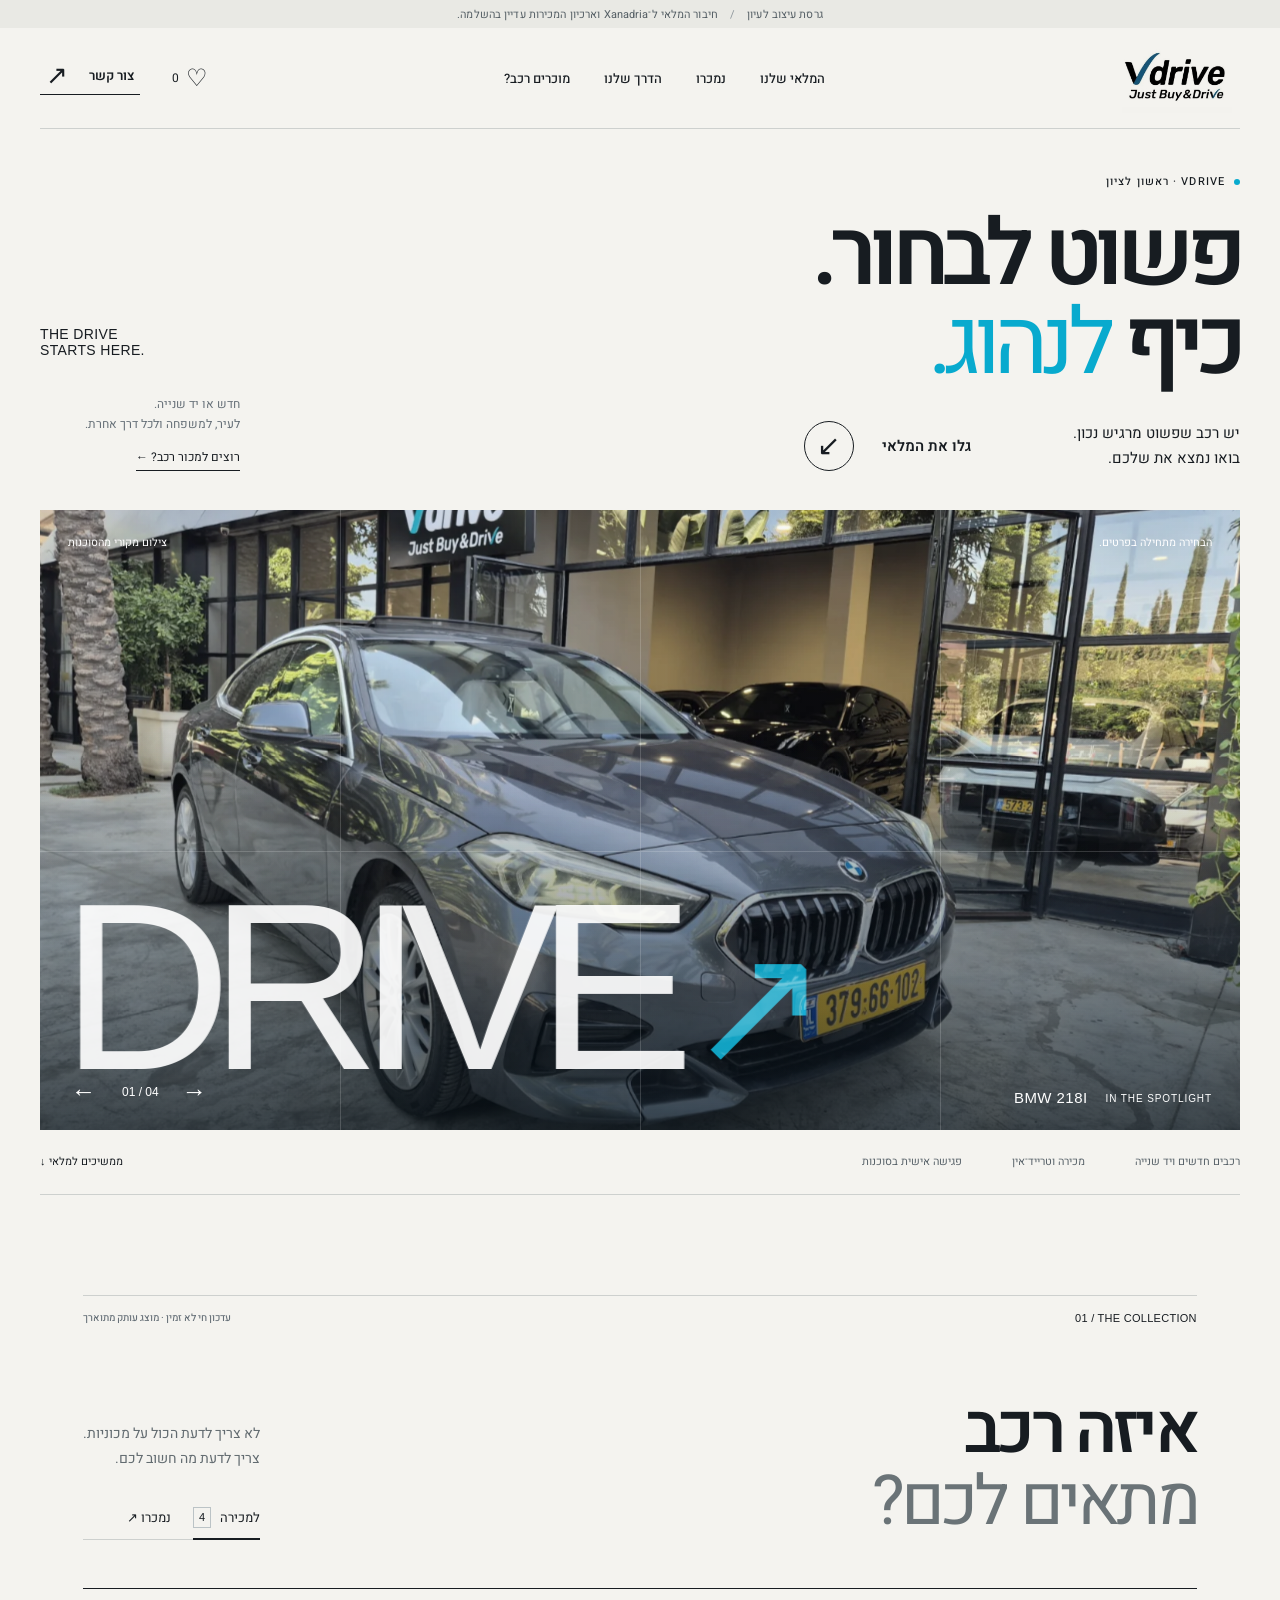
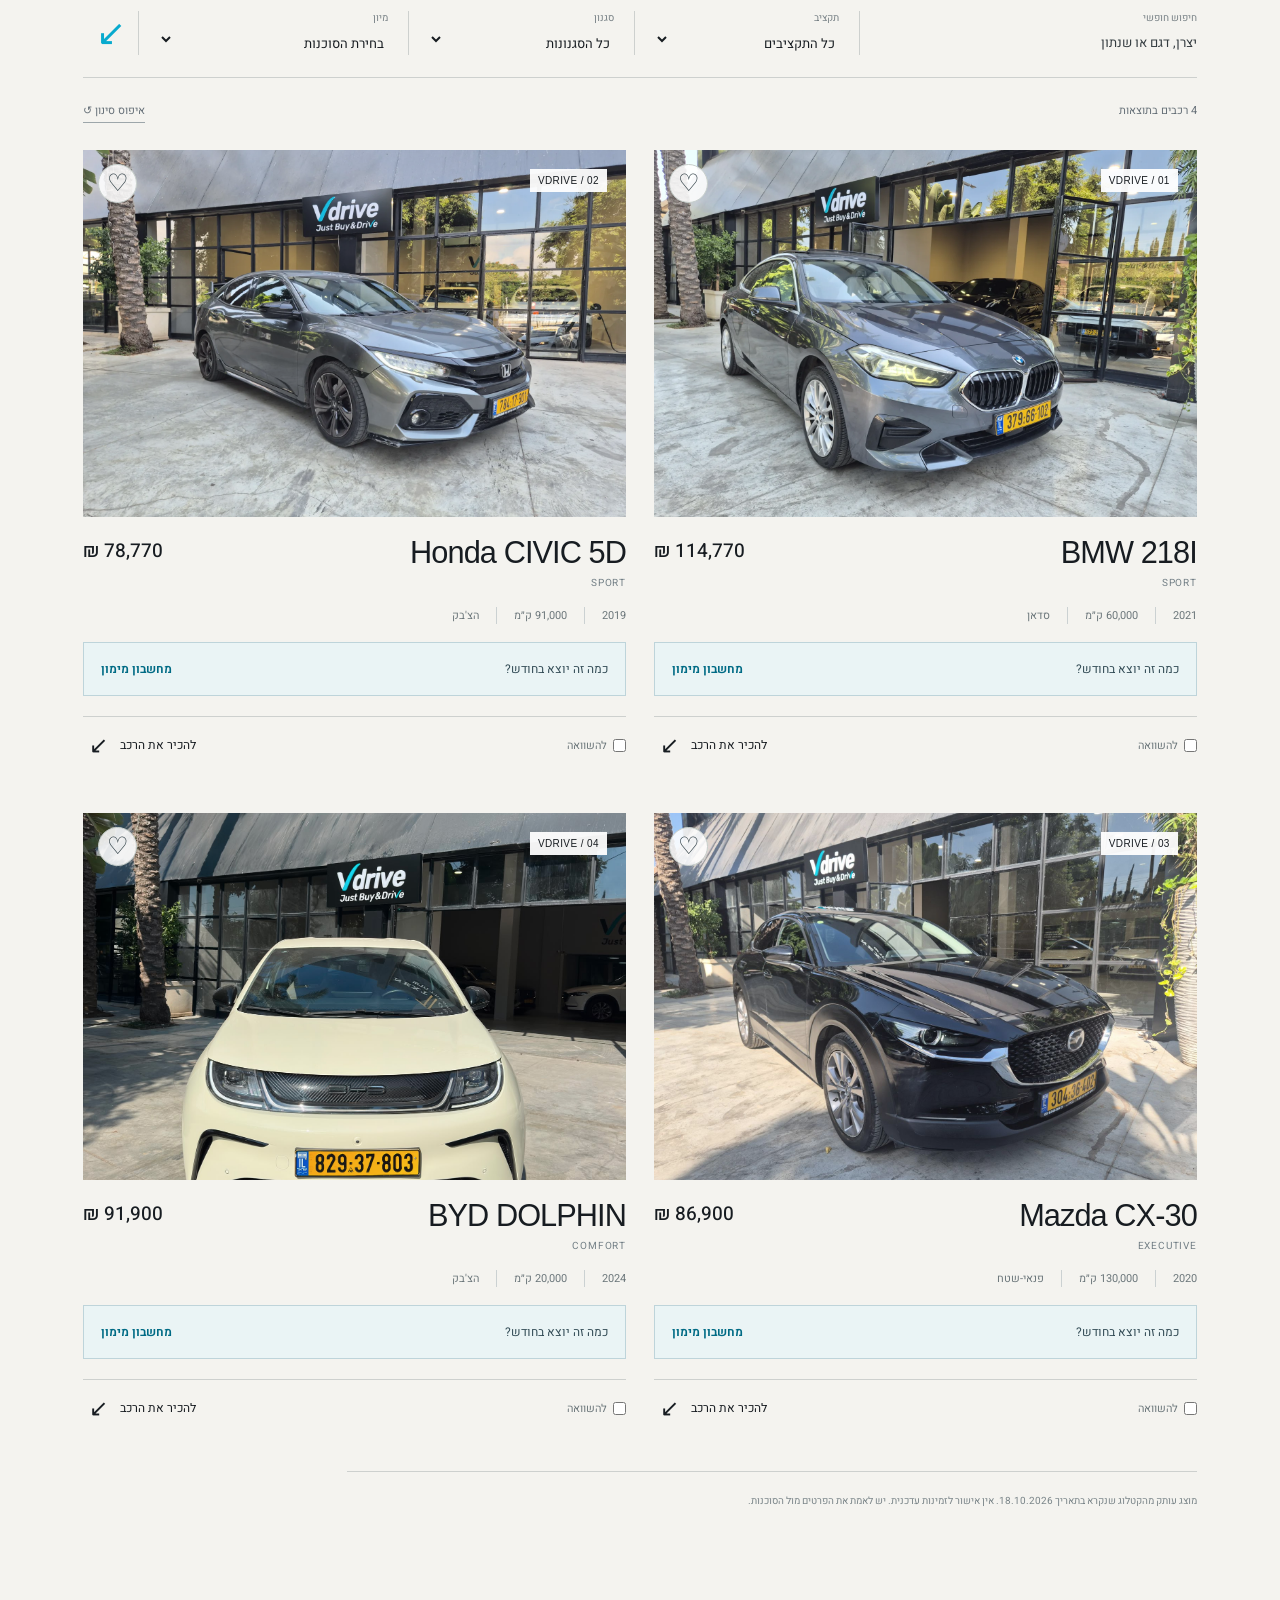
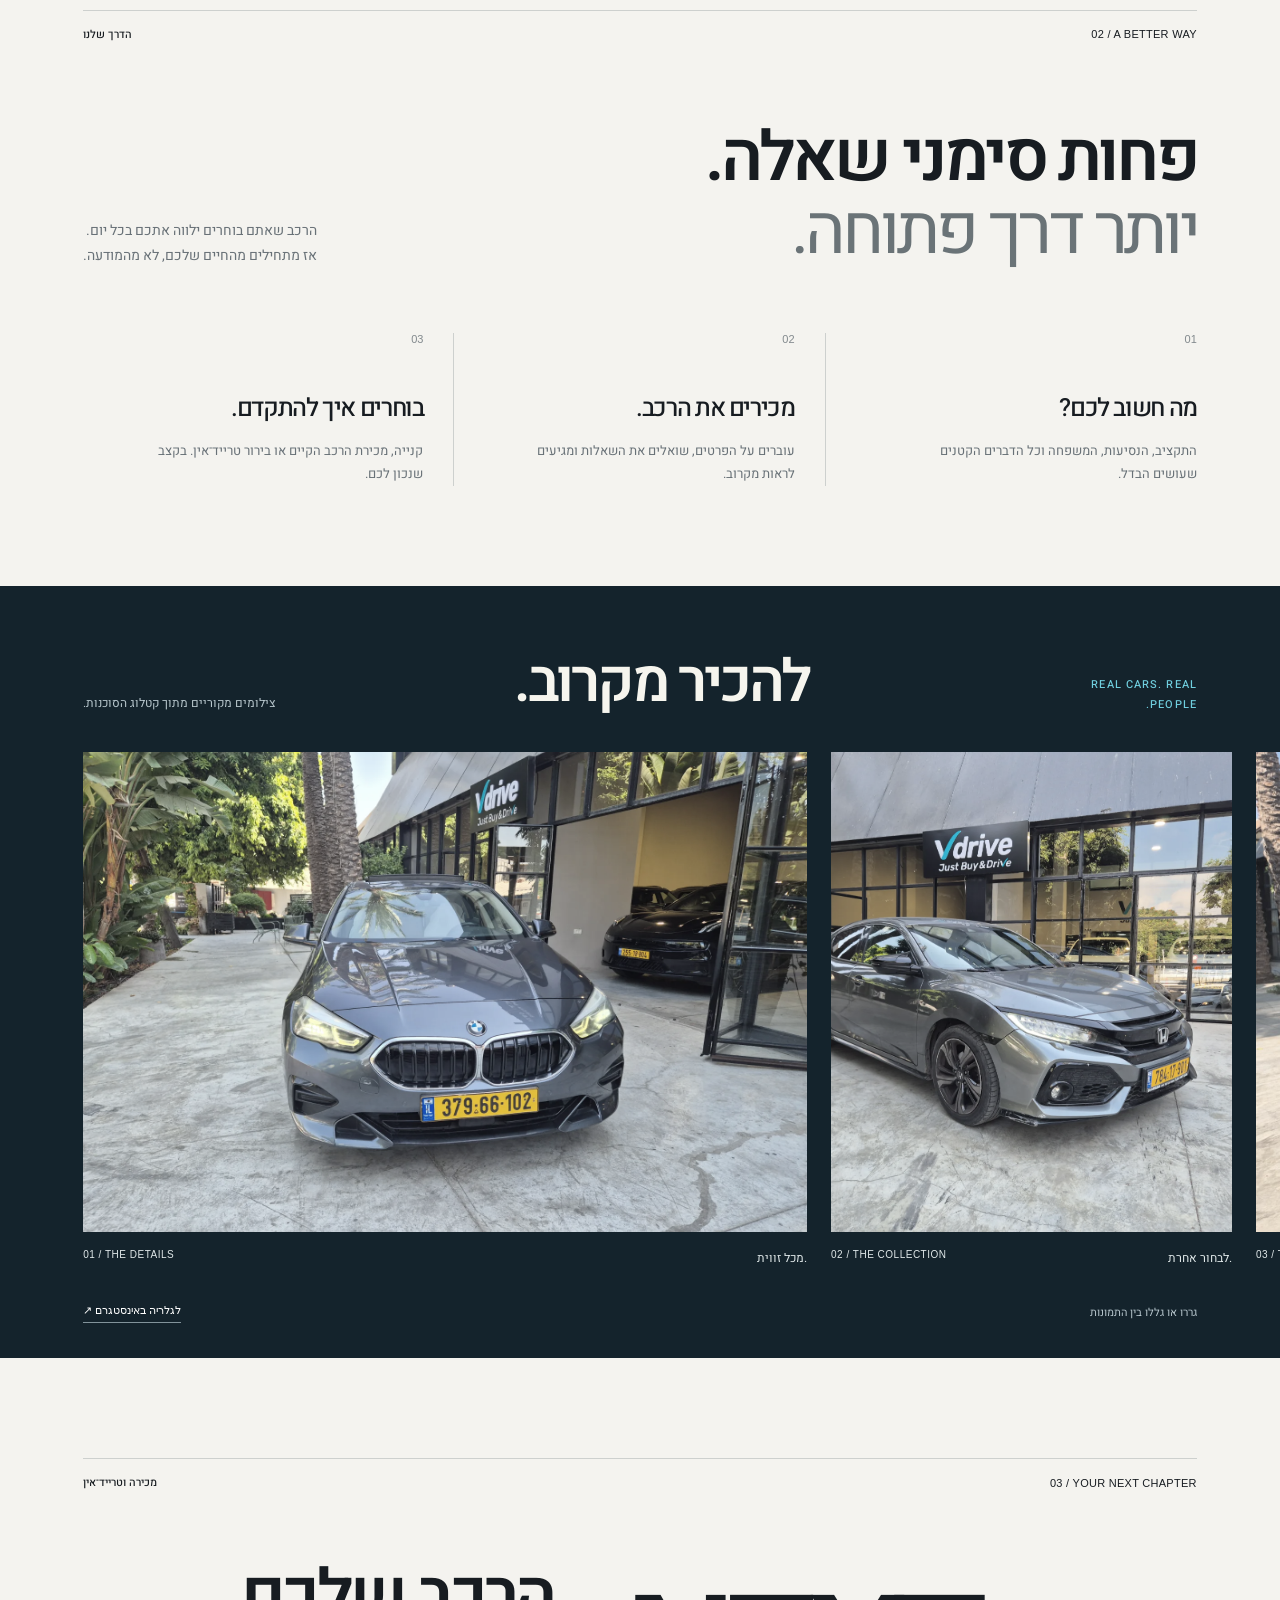
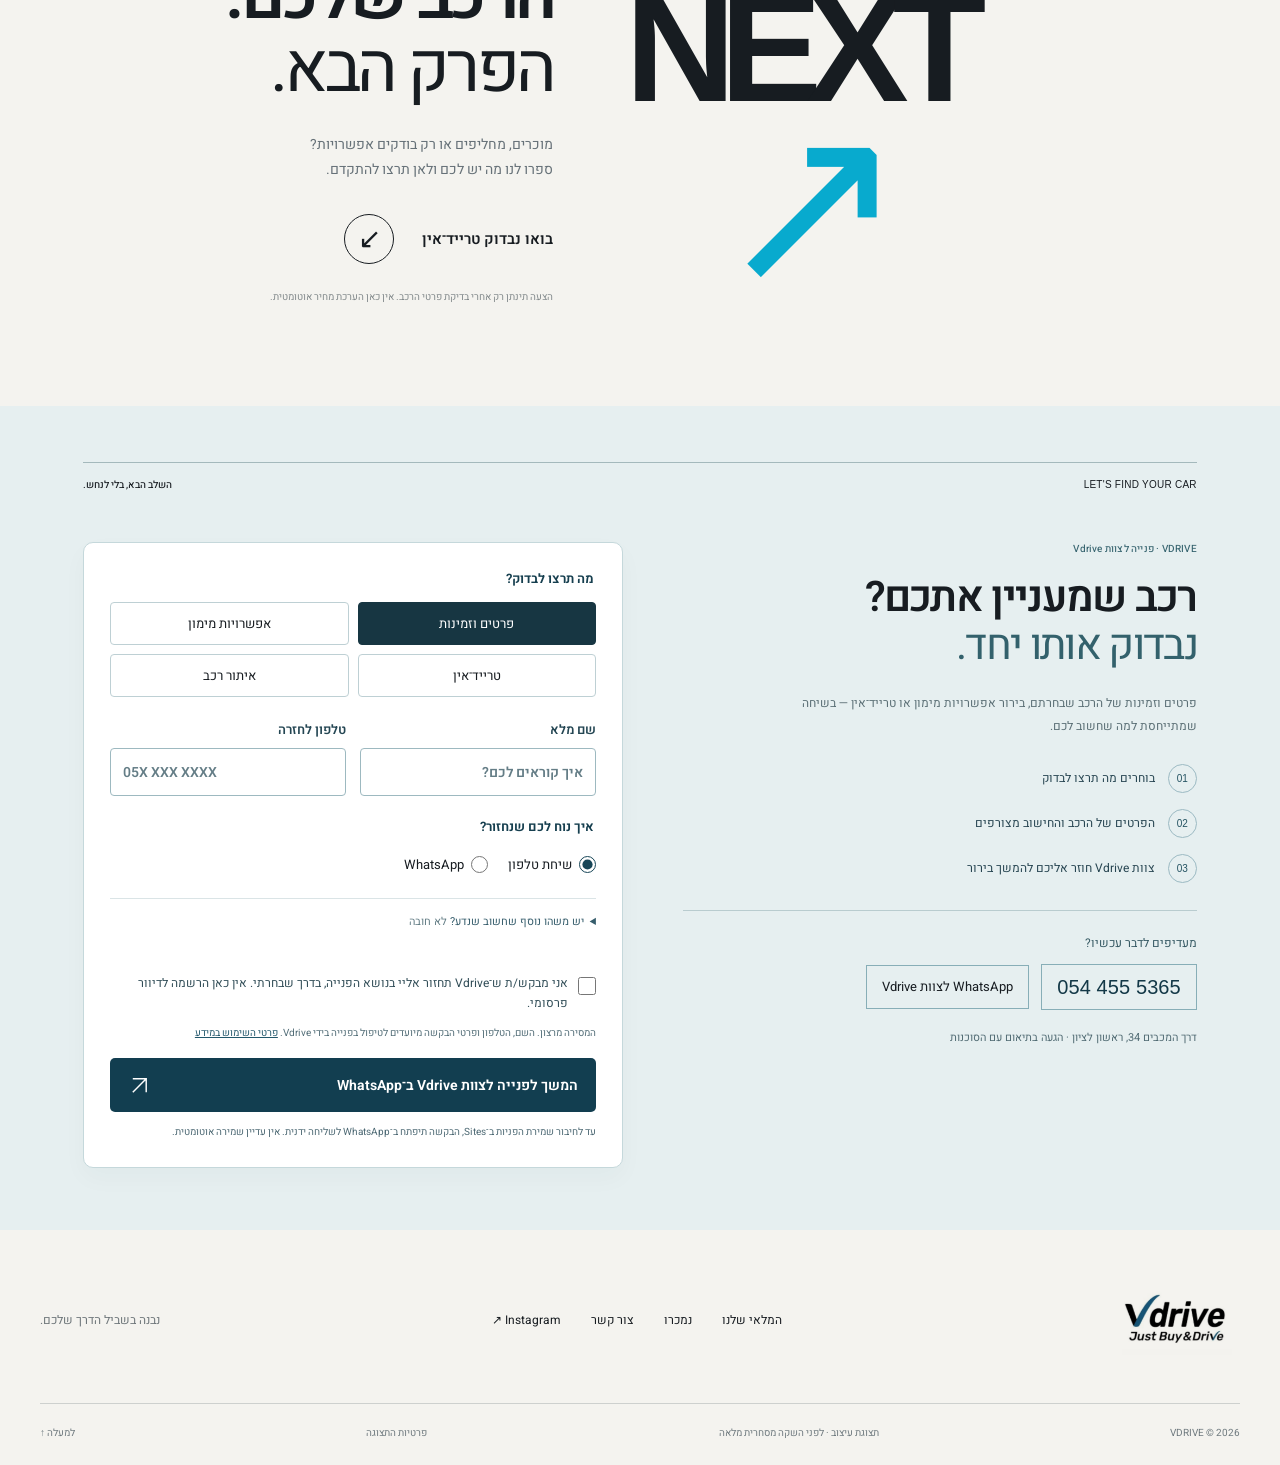
<file: index.html>
<!doctype html><html lang="he" dir="rtl"><head><meta charset="utf-8"><meta name="viewport" content="width=device-width,initial-scale=1"><meta name="robots" content="noindex,nofollow"><meta http-equiv="refresh" content="0;url=studio/"><title>Vdrive — האתר המעודכן</title><script>const next=new URL('./studio/',location.href);next.search=location.search;next.hash=location.hash;location.replace(next.href);</script></head><body><p><a href="studio/">פתיחת אתר Vdrive המעודכן</a></p></body></html>
</file>
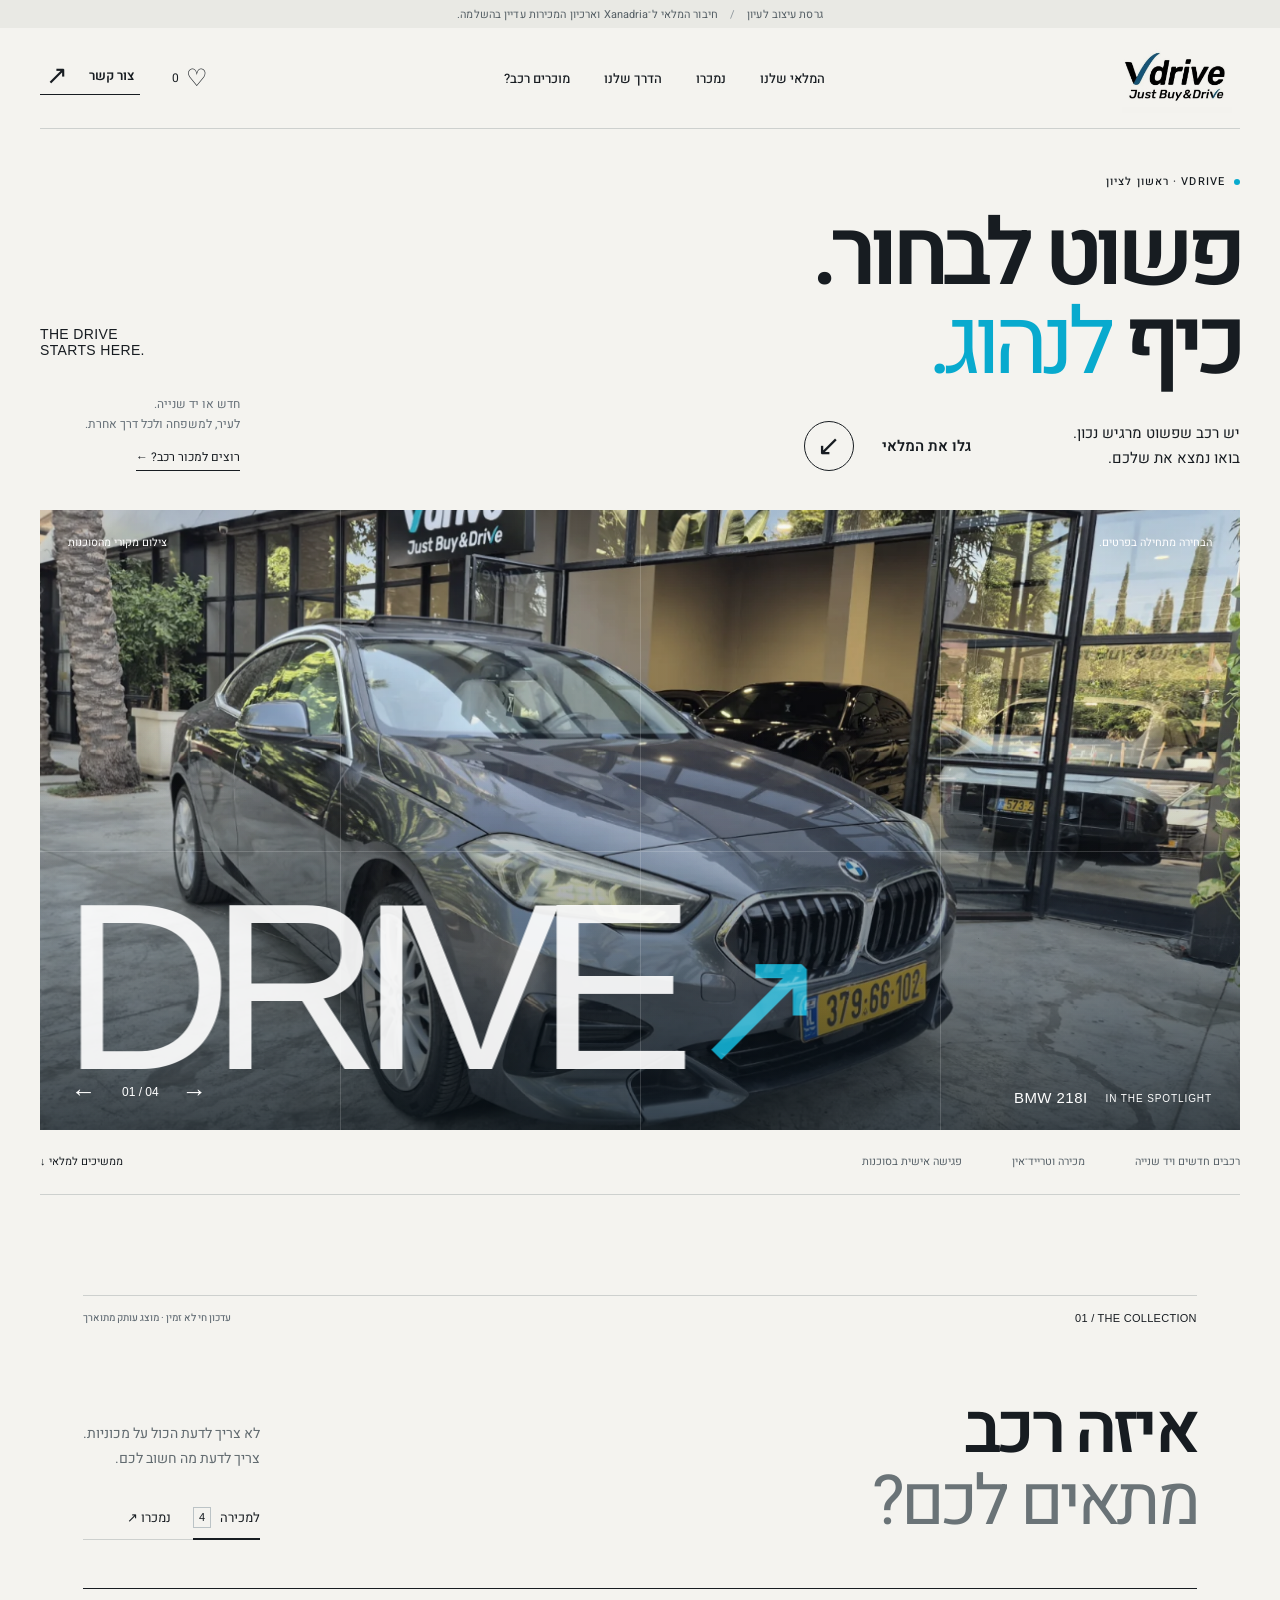
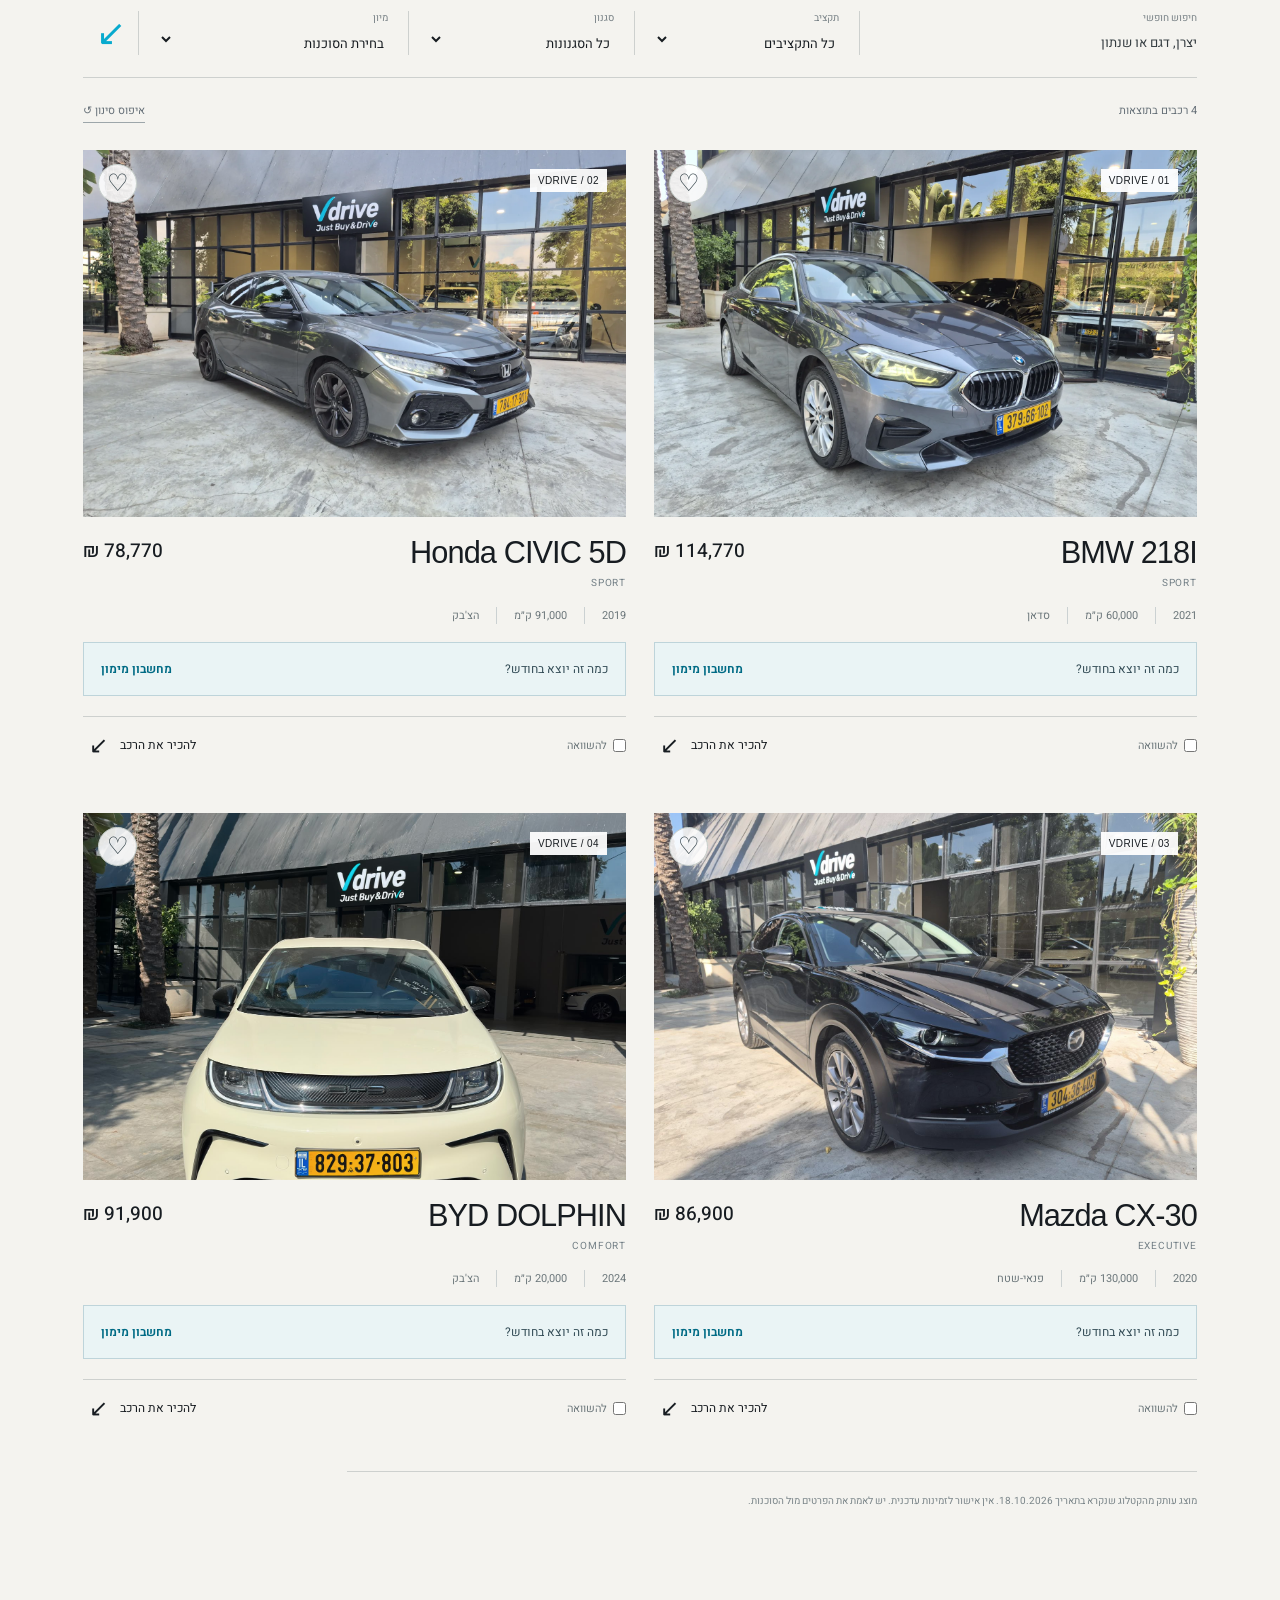
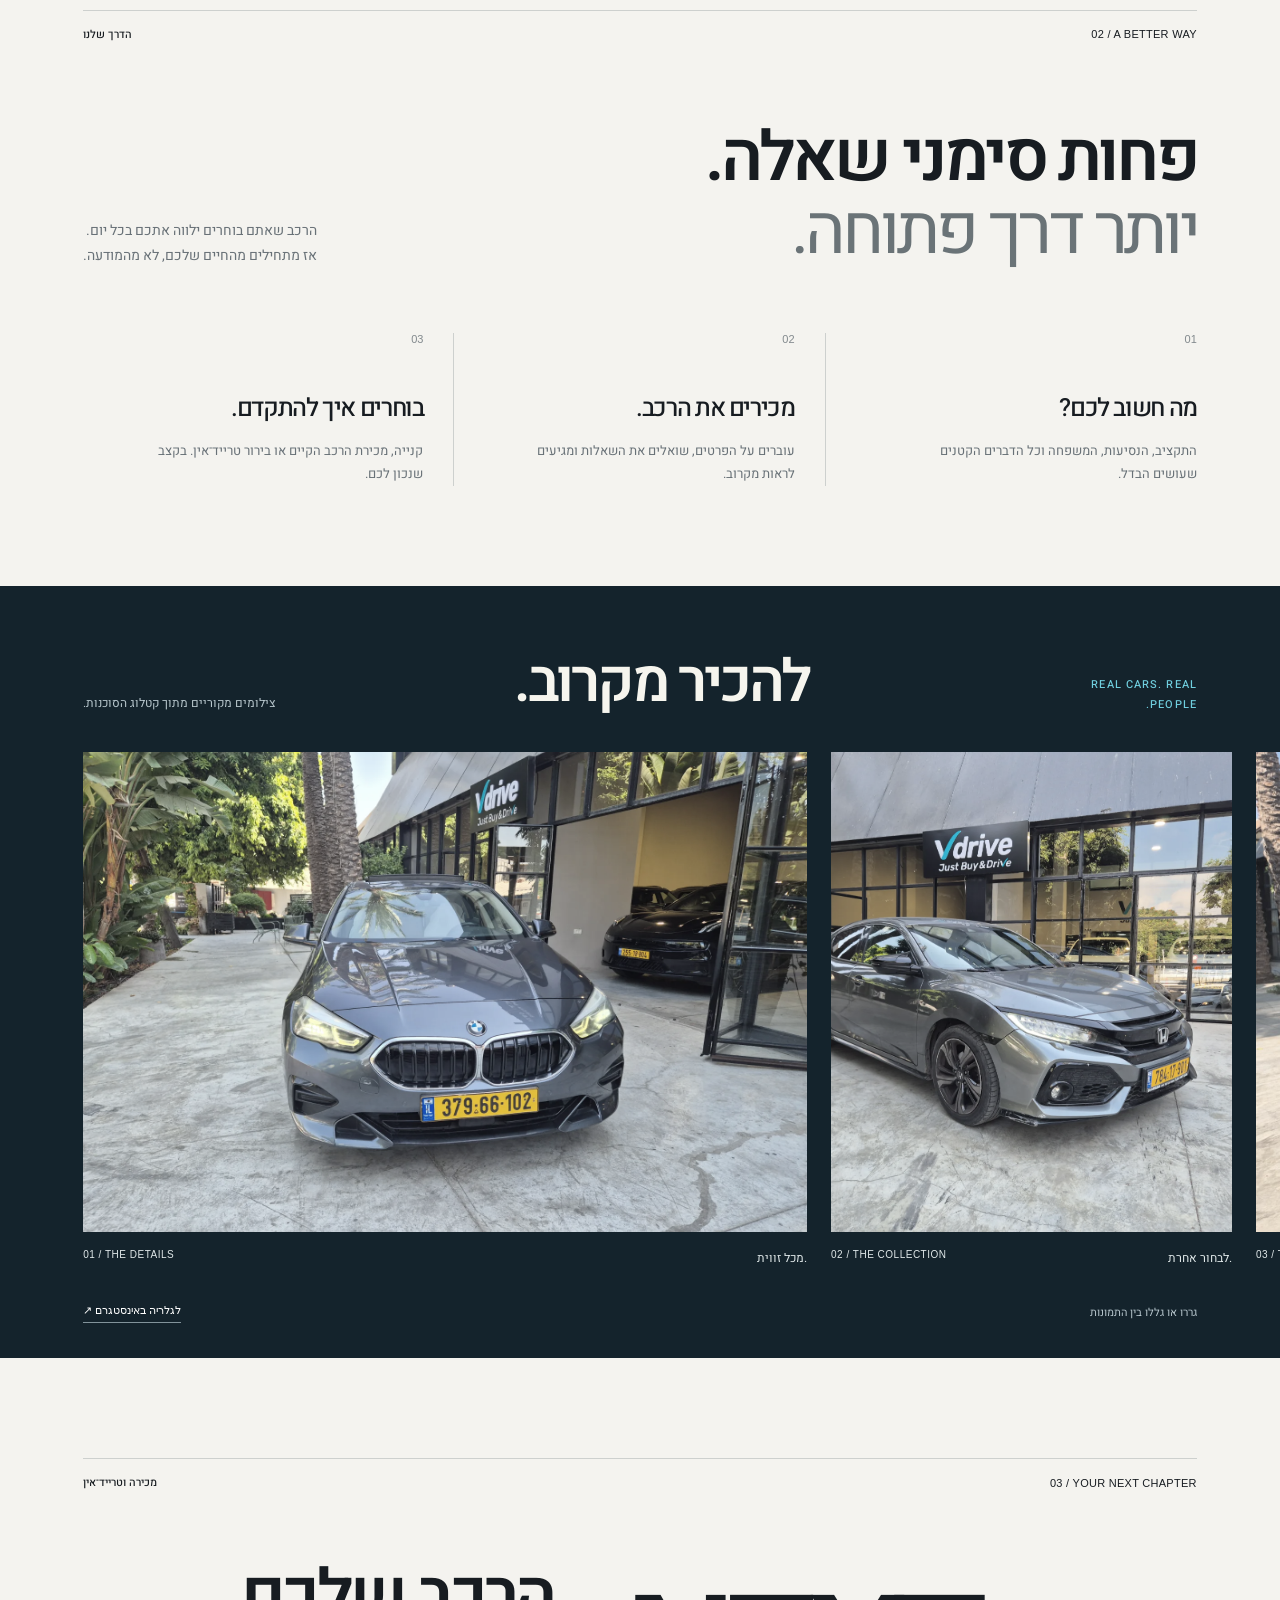
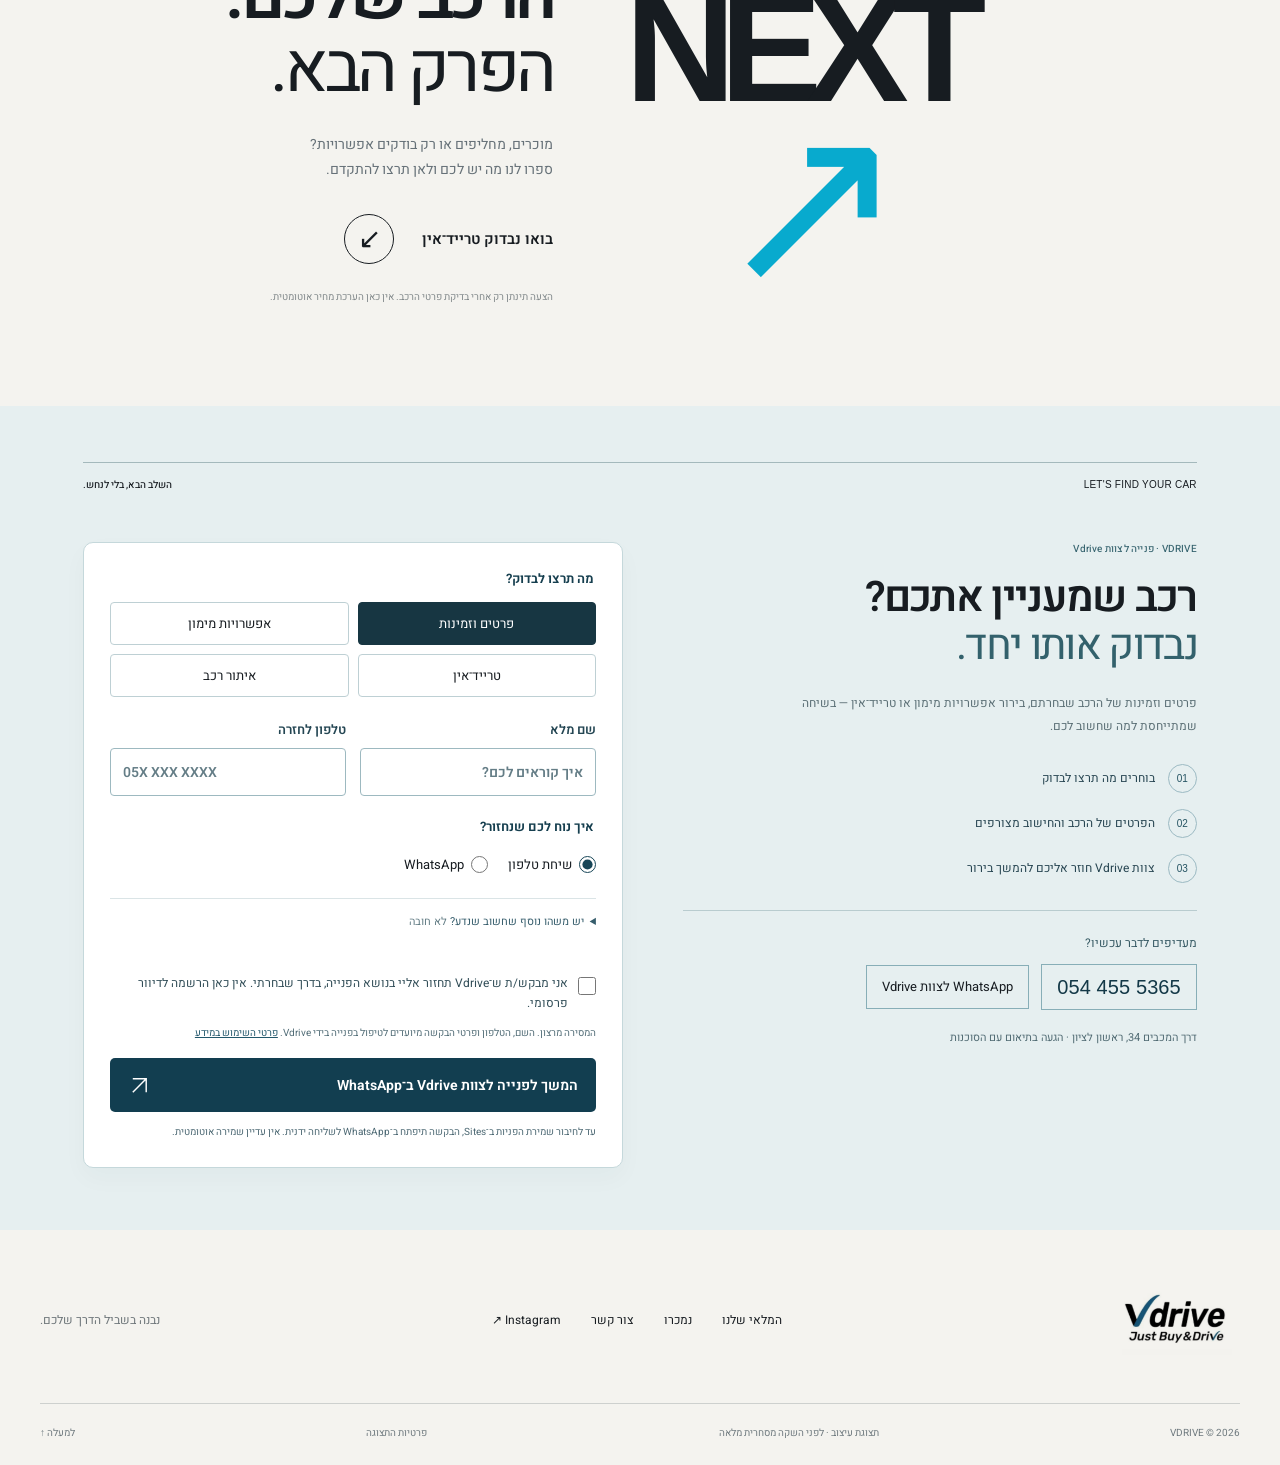
<file: studio/index.html>
<!doctype html>
<html lang="he" dir="rtl"><head>
<meta charset="utf-8"><meta name="viewport" content="width=device-width, initial-scale=1"><meta name="theme-color" content="#f4f3ef"><meta name="robots" content="noindex,nofollow"><meta name="description" content="Vdrive — רכבים חדשים ויד שנייה בראשון לציון. בוחרים רכב, לא מתפשרים על הדרך."><title>Vdrive — פשוט לבחור. כיף לנהוג.</title>
<link rel="preconnect" href="https://fonts.googleapis.com"><link rel="preconnect" href="https://fonts.gstatic.com" crossorigin><link href="https://fonts.googleapis.com/css2?family=Heebo:wght@400;500;600;700;800;900&display=swap" rel="stylesheet" media="print" data-vdrive-fonts><link rel="stylesheet" href="style.css?v=finance-v1">
<script defer src="assets/gsap.min.js"></script><script defer src="assets/ScrollTrigger.min.js"></script><script defer src="app.js?v=finance-v1"></script><link rel="stylesheet" href="conversion.css?v=finance-v1"><script type="module" src="conversion.mjs?v=finance-v1"></script></head>
<body>
<a class="skip" href="#collection">דלגו למלאי</a>
<div class="review-strip">גרסת עיצוב לעיון <span aria-hidden="true">/</span> חיבור המלאי ל־Xanadria וארכיון המכירות עדיין בהשלמה.</div>
<header class="header"><a class="brand" href="#home" aria-label="Vdrive — דף הבית"><img class="real-logo" src="../assets/vdrive-logo.jpg" alt="Vdrive — Just Buy & Drive" width="126" height="70"></a><nav class="desktop-nav" aria-label="ניווט ראשי"><a href="#collection">המלאי שלנו</a><button type="button" data-view-sold>נמכרו</button><a href="#approach">הדרך שלנו</a><a href="#trade">מוכרים רכב?</a></nav><div class="header-actions"><button class="saved-btn" data-show-saved aria-label="הרכבים ששמרתי">♡ <span id="save-count">0</span></button><button class="contact-link" type="button" data-contact-open>צור קשר <span>↗︎</span></button><button class="menu-toggle" aria-label="פתיחת תפריט" aria-expanded="false"><span></span><span></span></button></div></header>
<main id="home">
<section class="hero" aria-labelledby="hero-title">
<div class="hero-top"><div class="hero-copy"><div class="kicker"><span class="tiny-dot"></span> VDRIVE · ראשון לציון</div><h1 id="hero-title">פשוט לבחור.<br><span class="last-line">כיף <em>לנהוג.</em></span></h1><div class="hero-bottom"><p>יש רכב שפשוט מרגיש נכון.<br>בואו נמצא את שלכם.</p><a class="main-cta" href="#collection">גלו את המלאי <span class="arrow-circle" aria-hidden="true">↙︎</span></a></div></div><div class="hero-aside"><span class="edition" dir="ltr">THE DRIVE<br>STARTS HERE.</span><p>חדש או יד שנייה.<br>לעיר, למשפחה ולכל דרך אחרת.</p><a href="#trade">רוצים למכור רכב? ←</a></div></div>
<div class="hero-stage"><div class="stage-grid" aria-hidden="true"><span></span><span></span><span></span></div><div class="photo-stage"><img class="hero-photo" id="hero-photo" src="assets/car-0-0.webp" alt="צילום רכב מתוך הקטלוג הציבורי של Vdrive" fetchpriority="high" width="1400" height="900"></div><div class="stage-shade"></div><div class="hero-mark" aria-hidden="true" dir="ltr">DRIVE<span>↗︎</span></div><div class="stage-topline"><span>הבחירה מתחילה בפרטים.</span><span class="photo-type">צילום מקורי מהסוכנות</span></div><div class="stage-caption"><div><span class="micro" dir="ltr">IN THE SPOTLIGHT</span><strong id="spotlight-title" dir="ltr">VDRIVE / COLLECTION</strong></div><div class="stage-controls"><button type="button" id="hero-prev" aria-label="הרכב הקודם">→</button><span id="hero-index" dir="ltr">01 / 04</span><button type="button" id="hero-next" aria-label="הרכב הבא">←</button></div></div></div>
<div class="hero-foot"><span>רכבים חדשים ויד שנייה</span><span>מכירה וטרייד־אין</span><span>פגישה אישית בסוכנות</span><a href="#collection">ממשיכים למלאי ↓</a></div>
</section>
<section class="collection section" id="collection" aria-labelledby="collection-title"><div class="section-label"><span>01 / THE COLLECTION</span><span id="data-status" role="status">בודקים את הקטלוג…</span></div><div class="section-heading"><h2 id="collection-title">איזה רכב<br><em>מתאים לכם?</em></h2><div class="collection-intro"><p>לא צריך לדעת הכול על מכוניות.<br>צריך לדעת מה חשוב לכם.</p><div class="view-tabs" role="group" aria-label="סוג המלאי"><button class="active" id="active-tab" type="button">למכירה <span id="active-count">—</span></button><button id="sold-tab" type="button">נמכרו ↗︎</button></div></div></div>
<form id="filters" class="filters"><label>חיפוש חופשי<input id="search" type="search" placeholder="יצרן, דגם או שנתון" autocomplete="off"></label><label>תקציב<select id="budget"><option value="all">כל התקציבים</option><option value="80000">עד 80,000 ₪</option><option value="100000">עד 100,000 ₪</option><option value="150000">עד 150,000 ₪</option></select></label><label>סגנון<select id="body-type"><option value="all">כל הסגנונות</option value="סדאן">סדאן</option><option value="הצ'בק">האצ׳בק</option><option value="פנאי-שטח">פנאי ושטח</option></select></label><label>מיון<select id="sort"><option value="featured">בחירת הסוכנות</option><option value="price-low">מחיר: מהנמוך לגבוה</option><option value="price-high">מחיר: מהגבוה לנמוך</option><option value="year">שנתון: מהחדש לישן</option><option value="km">קילומטראז׳: מהנמוך לגבוה</option></select></label><button class="filter-submit" type="submit" aria-label="הצגת תוצאות">↙︎</button></form>
<div class="results-bar"><span id="result-count" role="status">טוענים רכבים…</span><button id="reset-filters" type="button">איפוס סינון ↺</button></div><div id="vehicle-grid" class="vehicle-grid"></div><div id="empty-state" class="empty-state" hidden><span class="empty-symbol" aria-hidden="true">↗︎</span><h3>עוד לא מצאנו את ההתאמה.</h3><p>אפשר לשנות את החיפוש או לספר לנו מה אתם מחפשים.</p><a class="main-cta" href="#contact">בואו נמצא את הרכב שלכם <span class="arrow-circle">↙︎</span></a></div><div id="sold-state" class="sold-state" hidden><div class="sold-word" dir="ltr" aria-hidden="true">A GOOD<br>GOODBYE.</div><div><span class="kicker">הסיפורים שכבר יצאו לדרך</span><h3>יש רכבים<br>שזוכרים.</h3><p>ארכיון המכירות טרם חובר. יוצגו כאן רק רכבים שמכירתם אומתה ואושרה לפרסום — בלי מכירות לדוגמה.</p><a class="main-cta" href="#contact">מחפשים רכב דומה? <span class="arrow-circle">↙︎</span></a></div></div><p class="source-note" id="source-note">המחיר והזמינות כפופים לאימות מול הסוכנות. המלאי נקרא מהקטלוג הציבורי הקיים; הוא עדיין אינו מנוהל כאן דרך Xanadria.</p>
</section>
<section class="approach section" id="approach"><div class="section-label"><span>02 / A BETTER WAY</span><span>הדרך שלנו</span></div><div class="approach-intro"><h2>פחות סימני שאלה.<br><em>יותר דרך פתוחה.</em></h2><p>הרכב שאתם בוחרים ילווה אתכם בכל יום.<br>אז מתחילים מהחיים שלכם, לא מהמודעה.</p></div><div class="steps"><article><span>01</span><h3>מה חשוב לכם?</h3><p>התקציב, הנסיעות, המשפחה וכל הדברים הקטנים שעושים הבדל.</p></article><article><span>02</span><h3>מכירים את הרכב.</h3><p>עוברים על הפרטים, שואלים את השאלות ומגיעים לראות מקרוב.</p></article><article><span>03</span><h3>בוחרים איך להתקדם.</h3><p>קנייה, מכירת הרכב הקיים או בירור טרייד־אין. בקצב שנכון לכם.</p></article></div></section>
<section class="gallery-section" aria-labelledby="gallery-title"><div class="gallery-top"><p class="kicker">REAL CARS. REAL PEOPLE.</p><h2 id="gallery-title">להכיר מקרוב.</h2><p>צילומים מקוריים מתוך קטלוג הסוכנות.</p></div><div class="gallery-rail" id="gallery-rail"><figure><img src="assets/car-0-1.webp" alt="מבט נוסף על רכב בקטלוג Vdrive" loading="lazy"><figcaption><span>01 / THE DETAILS</span><span>מכל זווית.</span></figcaption></figure><figure><img src="assets/car-1-0.webp" alt="רכב בכניסה לסוכנות Vdrive" loading="lazy"><figcaption><span>02 / THE COLLECTION</span><span>לבחור אחרת.</span></figcaption></figure><figure><img src="assets/car-2-0.webp" alt="צילום מקורי של רכב מתוך קטלוג Vdrive" loading="lazy"><figcaption><span>03 / THE FEELING</span><span>להרגיש בבית.</span></figcaption></figure></div><div class="gallery-bottom"><span>גררו או גללו בין התמונות</span><a href="https://www.instagram.com/vdriv.e/" target="_blank" rel="noopener">לגלריה באינסטגרם ↗︎</a></div></section>
<section class="trade section" id="trade"><div class="section-label"><span>03 / YOUR NEXT CHAPTER</span><span>מכירה וטרייד־אין</span></div><div class="trade-grid"><div class="trade-number" dir="ltr" aria-hidden="true">NEXT<span>↗︎</span></div><div class="trade-copy"><h2>הרכב שלכם.<br><em>הפרק הבא.</em></h2><p>מוכרים, מחליפים או רק בודקים אפשרויות?<br>ספרו לנו מה יש לכם ולאן תרצו להתקדם.</p><button class="main-cta" id="start-trade" type="button">בואו נבדוק טרייד־אין <span class="arrow-circle">↙︎</span></button><small>הצעה תינתן רק אחרי בדיקת פרטי הרכב. אין כאן הערכת מחיר אוטומטית.</small></div></div></section>
<section class="contact section lead-section" id="contact" aria-labelledby="lead-heading">
 <div class="section-label"><span>LET'S FIND YOUR CAR</span><span>השלב הבא, בלי לנחש.</span></div>
 <div class="lead-layout"><div class="lead-benefit">
  <span class="kicker">VDRIVE · פנייה לצוות Vdrive</span>
  <h2 id="lead-heading">רכב שמעניין אתכם?<br><em>נבדוק אותו יחד.</em></h2>
  <p class="lead-value">פרטים וזמינות של הרכב שבחרתם, בירור אפשרויות מימון או טרייד־אין — בשיחה שמתייחסת למה שחשוב לכם.</p>
  <div id="lead-vehicle-summary" class="lead-vehicle-summary" hidden></div>
  <div class="lead-promises"><div><b>01</b><span>בוחרים מה תרצו לבדוק</span></div><div><b>02</b><span>הפרטים של הרכב והחישוב מצורפים</span></div><div><b>03</b><span>צוות Vdrive חוזר אליכם להמשך בירור</span></div></div>
  <div class="lead-direct"><span>מעדיפים לדבר עכשיו?</span><a href="tel:0544555365" dir="ltr">054 455 5365</a><a href="https://wa.me/972544555365" target="_blank" rel="noopener noreferrer">WhatsApp לצוות Vdrive</a></div>
  <p class="lead-address">דרך המכבים 34, ראשון לציון · הגעה בתיאום עם הסוכנות</p>
 </div><form id="lead-form" class="lead-form" novalidate>
  <fieldset><legend>מה תרצו לבדוק?</legend><div class="lead-intents">
   <label><input name="lead-intent" value="availability" type="radio" checked><span>פרטים וזמינות</span></label>
   <label><input name="lead-intent" value="finance" type="radio"><span>אפשרויות מימון</span></label>
   <label><input name="lead-intent" value="trade-in" type="radio"><span>טרייד־אין</span></label>
   <label><input name="lead-intent" value="find-car" type="radio"><span>איתור רכב</span></label>
  </div></fieldset>
  <div class="lead-inputs"><label for="lead-name">שם מלא<input id="lead-name" name="name" autocomplete="name" minlength="2" maxlength="80" required placeholder="איך קוראים לכם?"></label><label for="lead-phone">טלפון לחזרה<input id="lead-phone" name="phone" type="tel" inputmode="tel" autocomplete="tel" maxlength="40" required dir="ltr" placeholder="05X XXX XXXX"></label></div>
  <fieldset class="lead-channel"><legend>איך נוח לכם שנחזור?</legend><label><input type="radio" name="lead-channel" value="phone" checked> שיחת טלפון</label><label><input type="radio" name="lead-channel" value="whatsapp"> WhatsApp</label></fieldset>
  <details class="lead-optional"><summary>יש משהו נוסף שחשוב שנדע? <span>לא חובה</span></summary><label for="lead-message">הערה<textarea id="lead-message" name="message" rows="2" maxlength="900" placeholder="תקציב, רכב להחלפה או מועד מועדף לשיחה"></textarea></label></details>
  <label class="lead-consent"><input id="lead-consent" type="checkbox" required><span>אני מבקש/ת ש־Vdrive תחזור אליי בנושא הפנייה, בדרך שבחרתי. אין כאן הרשמה לדיוור פרסומי.</span></label>
  <p class="lead-privacy">המסירה מרצון. השם, הטלפון ופרטי הבקשה מיועדים לטיפול בפנייה בידי Vdrive. <button id="lead-privacy-link" type="button">פרטי השימוש במידע</button></p>
  <input class="lead-honeypot" name="website" id="lead-website" tabindex="-1" autocomplete="off" aria-hidden="true">
  <p id="lead-error" class="lead-error" role="alert" hidden></p>
  <button id="lead-submit" class="lead-submit" type="submit"><span id="lead-submit-label">המשך לפנייה לצוות Vdrive</span><svg viewBox="0 0 24 24" fill="none" aria-hidden="true"><path d="M5 19 19 5M5 5h14v14" stroke="currentColor" stroke-width="1.5"/></svg></button>
  <p id="lead-storage-note" class="lead-storage-note">עד לחיבור שמירת הפניות ב־Sites, הבקשה תיפתח ב־WhatsApp לשליחה ידנית. אין עדיין שמירה אוטומטית.</p>
  <div id="lead-success" class="lead-success" role="status" hidden></div>
 </form></div>
</section>
</main>
<footer><div class="footer-top"><a class="brand" href="#home"><img class="real-logo" src="../assets/vdrive-logo.jpg" alt="Vdrive — Just Buy & Drive" width="126" height="70"></a><div><a href="#collection">המלאי שלנו</a><button data-view-sold type="button">נמכרו</button><button type="button" data-contact-open>צור קשר</button><a href="https://www.instagram.com/vdriv.e/" target="_blank" rel="noopener">Instagram ↗︎</a></div><span>נבנה בשביל הדרך שלכם.</span></div><div class="footer-bottom"><span dir="ltr">VDRIVE © 2026</span><span>תצוגת עיצוב · לפני השקה מסחרית מלאה</span><button id="privacy-btn" type="button">פרטיות התצוגה</button><a href="#home">למעלה ↑</a></div></footer>
<div id="compare-tray" hidden><span><b id="compare-count">0</b> רכבים להשוואה</span><button id="open-compare" type="button">להשוואה ↗︎</button><button id="clear-compare" type="button" aria-label="ניקוי ההשוואה">×</button></div><div id="toast" role="status" aria-live="polite"></div>

<dialog id="finance-dialog" class="finance-dialog" aria-labelledby="finance-heading">
 <button type="button" class="dialog-close" aria-label="סגירת מחשבון המימון">×</button>
 <div class="finance-header"><span class="kicker">מחשבון מימון · סימולציה בלבד</span><h2 id="finance-heading">רואים את כל התמונה.</h2><p>משנים מקדמה, תקופה וריבית — ורואים גם את ההחזר וגם את העלות הכוללת. אפשר לחשב בלי להשאיר פרטים.</p></div>
 <div id="finance-vehicle" class="finance-vehicle"></div>
 <div class="finance-layout"><form id="finance-form" class="finance-inputs" novalidate>
  <label for="finance-down">מקדמה <span>₪</span><input id="finance-down" type="number" inputmode="decimal" min="0" step="0.01" required></label>
  <input id="finance-down-range" type="range" min="0" step="1" aria-label="שינוי המקדמה">
  <label for="finance-months">תקופת החזר<select id="finance-months"><option value="24">24 חודשים</option><option value="36">36 חודשים</option><option value="48">48 חודשים</option><option value="60" selected>60 חודשים</option><option value="72">72 חודשים</option><option value="84">84 חודשים</option></select></label>
  <label for="finance-rate">ריבית שנתית נומינלית לחישוב <span>%</span><input id="finance-rate" type="number" inputmode="decimal" min="0" max="50" step="0.01" placeholder="הזינו ריבית לבדיקה" required aria-describedby="finance-rate-help"></label>
  <p id="finance-rate-help" class="finance-help">לא נקבעה כאן ריבית מטעם הסוכנות. הזינו ריבית שקיבלתם או הנחה שתרצו לבדוק.</p><button id="finance-example" class="finance-example" type="button">הדגמה בלבד עם 8% — לא הצעת אשראי</button>
  <details class="finance-advanced"><summary>תשלום סיום ועמלות <span>לא חובה</span></summary><label for="finance-balloon">תשלום סיום נוסף (בלון), ₪<input id="finance-balloon" type="number" inputmode="decimal" min="0" step="0.01" value="0"></label><label for="finance-fees">עמלות חד־פעמיות במזומן, ₪<input id="finance-fees" type="number" inputmode="decimal" min="0" step="0.01" value="0"></label><p class="finance-help">העמלות מחושבות כתשלום מראש, לא כחלק מסכום ההלוואה.</p></details>
 </form><div class="finance-results" aria-live="polite" aria-atomic="true">
  <span>החזר חודשי משוער</span><output id="finance-monthly">—</output><p id="finance-result-hint">בחרו ריבית כדי לראות תוצאה.</p>
  <p id="finance-error" class="finance-error" role="alert" hidden></p>
  <dl><div><dt>סכום ההלוואה</dt><dd id="finance-principal">—</dd></div><div><dt>תשלום סיום נוסף</dt><dd id="finance-final">—</dd></div><div><dt>ריבית ועמלות לכל התקופה</dt><dd id="finance-cost">—</dd></div><div class="finance-total"><dt>סך הכול, כולל מקדמה ועמלות</dt><dd id="finance-total">—</dd></div></dl>
  <button id="finance-request" type="button" disabled>לבדיקת אפשרויות מימון לרכב הזה</button>
  <p class="finance-disclaimer">סימולציה בריבית קבועה ולא צמודה, בתשלומים חודשיים בסוף תקופה. לא הצעה, אישור מימון או התחייבות לזמינות. ריבית, מסלולים, עמלות ותנאים בפועל כפופים להצעה ולבדיקת הגוף המממן. אינו חישוב APR.</p>
 </div></div>
</dialog>

<dialog id="vehicle-dialog" class="vehicle-dialog"><button class="dialog-close" aria-label="סגירת פרטי הרכב" type="button">×</button><div id="vehicle-detail"></div></dialog>
<dialog id="compare-dialog" class="compare-dialog"><button class="dialog-close" aria-label="סגירת ההשוואה" type="button">×</button><p class="kicker">SIDE BY SIDE</p><h2>כשההבדלים ברורים,<br>הבחירה פשוטה יותר.</h2><div id="comparison"></div></dialog>
<dialog id="mobile-menu"><button class="dialog-close" aria-label="סגירת תפריט" type="button">×</button><span class="kicker">VDRIVE</span><a href="#collection">המלאי שלנו ↗︎</a><button data-view-sold type="button">רכבים שנמכרו ↗︎</button><a href="#approach">הדרך שלנו ↗︎</a><a href="#trade">מוכרים רכב? ↗︎</a><button type="button" data-contact-open>צור קשר עם צוות Vdrive ↗︎</button></dialog>
<dialog id="contact-dialog" class="contact-dialog" aria-labelledby="yuval-dialog-title"><button class="dialog-close" aria-label="סגירת אפשרויות יצירת קשר" type="button">×</button><p class="kicker">CONTACT VDRIVE</p><h2 id="yuval-dialog-title">מדברים עם צוות Vdrive.</h2><p>בחרו איך נוח לכם ליצור קשר עם הסוכנות.</p><div class="contact-choice-grid"><a class="contact-choice" href="tel:0544555365"><span>שיחת טלפון</span><strong dir="ltr">054-455-5365</strong><span aria-hidden="true">↗︎</span></a><a class="contact-choice contact-choice-wa" href="https://wa.me/972544555365" target="_blank" rel="noopener noreferrer"><span>הודעת WhatsApp</span><strong>פתיחת שיחה עם צוות Vdrive</strong><span aria-hidden="true">↗︎</span></a></div><p class="contact-dialog-note">השיחה או ההודעה נפתחות במכשיר שלכם. לא נשלחת הודעה אוטומטית.</p></dialog>
<dialog id="privacy-dialog"><button class="dialog-close" aria-label="סגירה" type="button">×</button><h2>השימוש בפרטי הפנייה</h2><p>Vdrive משתמשת בפרטים שתבחרו למסור כדי לחזור אליכם בנושא הפנייה. בטופס נאספים שם, טלפון, דרך חזרה מועדפת, סוג הפנייה והערה לבחירתכם; כאשר בחרתם רכב או חישבתם מימון, גם פרטי הבחירה והסימולציה מצורפים. המסירה מרצון; ללא דרך חזרה לא נוכל לטפל בבקשה. אין כאן הרשמה לדיוור פרסומי.</p><p>מצב המסירה מוצג ליד כפתור הטופס: כל עוד שמירת הפניות אינה מופעלת, נפתחת הודעת WhatsApp לשליחה ידנית ולא נשמרת פנייה בשרת האתר. לאחר חיבור שמירה ואישור מדיניות הפרטיות, המידע מיועד להישמר במאגר הפניות המוגן של אתר Vdrive ולהימסר לאחראי הטיפול. אישור שמירה אינו הוכחה שצוות Vdrive כבר קיבל או קרא את הפנייה.</p><p>העדפות המועדפים נשמרות בדפדפן. שם וטלפון אינם נשמרים ב־localStorage או במועדפים. החישוב אינו בקשת אשראי ואין למסור כאן תעודת זהות, חשבון בנק או פרטי כרטיס. לשאלות בנושא השימוש בפרטים, עיון או תיקון, אפשר לפנות לצוות Vdrive בטלפון 054-455-5365.</p><p>האתר פונה לשירות הקטלוג הציבורי של הסוכנות ולספקי תמונות וגופנים לצורך הצגת התוכן. קישורים לוואטסאפ, מפות ואינסטגרם פותחים שירותים חיצוניים הכפופים לתנאיהם.</p><p>אין בתצוגה אישור להזמנת רכב, התחייבות למלאי, מימון או מחיר סופי.</p></dialog>
<noscript><div class="no-script">למלאי המקורי של הסוכנות: <a href="https://v-drive.keez.co.il/">פתיחת הקטלוג</a>. אפשר גם להתקשר לצוות Vdrive: <a href="tel:0544555365">054-455-5365</a> או <a href="https://wa.me/972544555365">WhatsApp לצוות Vdrive</a>.</div></noscript>
</body></html>
</file>
<file: studio/style.css>
/* Vdrive / Editorial Motor Gallery. Hebrew first; motion enhances, never blocks. */
:root{--paper:#f4f3ef;--white:#fff;--ink:#171c21;--muted:#667078;--line:#cdd0ce;--blue:#08aace;--ease:cubic-bezier(.2,.75,.2,1);font-family:Heebo,Arial,sans-serif;color:var(--ink);background:var(--paper);font-synthesis:none}*{box-sizing:border-box}html{scroll-behavior:smooth;scroll-padding-top:100px}body{margin:0;overflow-x:clip}button,input,select,textarea{font:inherit}button,a{-webkit-tap-highlight-color:transparent}button{cursor:pointer;border:0;color:inherit;background:none}a{color:inherit;text-decoration:none}img{max-width:100%;display:block}button:focus-visible,a:focus-visible,input:focus-visible,select:focus-visible,textarea:focus-visible{outline:3px solid var(--blue);outline-offset:5px}[hidden]{display:none!important}h1,h2,h3,p{margin:0}h1,h2,h3{font-weight:600;line-height:1.08;letter-spacing:-.055em}p{line-height:1.8}em{font-style:normal;font-weight:400}::selection{background:var(--blue);color:#fff}.skip{position:fixed;top:-80px;left:20px;z-index:100;padding:14px;background:var(--ink);color:#fff}.skip:focus{top:10px}.review-strip{height:28px;display:flex;justify-content:center;gap:12px;align-items:center;font-size:11px;letter-spacing:.01em;background:#e9e9e4;color:#555f65}.review-strip span{color:#8d969b}.header{height:101px;display:flex;align-items:center;justify-content:space-between;gap:32px;margin:0 40px;border-bottom:1px solid var(--line);position:relative;z-index:5}.brand{display:inline-flex;flex-direction:column;line-height:1;flex:none}.brand-word{font:800 italic 39px/1 Arial,sans-serif;letter-spacing:-2px}.brand-word i{color:var(--blue);font-weight:900;font-size:1.25em;line-height:.8;margin-right:-2px}.brand-tag{font:700 italic 10px/1.3 Arial,sans-serif;letter-spacing:.1px;padding-top:4px;text-align:center}.desktop-nav{display:flex;align-items:center;gap:34px}.desktop-nav a,.desktop-nav button{font-size:13px;font-weight:500;position:relative;padding:10px 0}.desktop-nav a:after,.desktop-nav button:after{content:'';position:absolute;bottom:4px;right:0;width:0;height:1px;background:var(--ink);transition:width .25s}.desktop-nav a:hover:after,.desktop-nav button:hover:after{width:100%}.header-actions{display:flex;align-items:center;gap:26px}.saved-btn{font:24px/1 Arial;display:flex;align-items:center;gap:7px}.saved-btn span{font:12px Heebo,Arial}.contact-link{display:flex;align-items:center;gap:21px;font-size:13px;font-weight:600;border-bottom:1px solid var(--ink);padding-bottom:6px}.contact-link span{font:26px/1 Arial}.menu-toggle{display:none}.hero{padding:0 40px}.hero-top{padding:44px 0 39px;display:grid;grid-template-columns:1fr 200px;gap:40px;align-items:end}.kicker{font-size:11px;font-weight:500;letter-spacing:.1em;display:flex;align-items:center;gap:9px}.tiny-dot{width:6px;height:6px;border-radius:50%;background:var(--blue);display:inline-block}.hero h1{font-size:clamp(68px,7.2vw,115px);margin-top:21px;line-height:.97;letter-spacing:-.075em}.last-line{display:inline-block}.hero h1 em{position:relative;font-weight:400;color:var(--blue)}.hero-bottom{display:flex;align-items:center;gap:clamp(45px,8vw,155px);margin-top:31px}.hero-bottom p{font-size:15px;line-height:1.65}.main-cta{display:inline-flex;align-items:center;justify-content:space-between;gap:28px;font-size:15px;font-weight:600;white-space:nowrap;padding:0}.arrow-circle{width:50px;height:50px;display:inline-flex;align-items:center;justify-content:center;border:1px solid var(--ink);border-radius:50%;font:28px/1 Arial;transition:transform .35s var(--ease),background .25s}.main-cta:hover .arrow-circle{background:var(--ink);color:var(--paper);transform:rotate(-35deg)}.hero-aside{padding-bottom:5px;font-size:12px}.edition{display:block;font:500 14px/1.15 Arial,sans-serif;letter-spacing:.025em}.hero-aside p{margin:37px 0 13px;font-size:12px;color:var(--muted);line-height:1.65}.hero-aside a{border-bottom:1px solid var(--ink);padding-bottom:4px}.hero-stage{height:min(60vw,620px);min-height:450px;position:relative;background:#242d31;overflow:hidden;isolation:isolate}.photo-stage{height:100%;width:100%;will-change:transform}.hero-photo{height:100%;width:100%;object-fit:cover;object-position:center 54%;filter:saturate(.66) contrast(1.03);transition:opacity .22s}.stage-shade{position:absolute;inset:0;background:linear-gradient(0deg,rgba(6,15,21,.72),transparent 65%),linear-gradient(90deg,rgba(6,15,21,.06),rgba(6,15,21,.02));pointer-events:none}.hero-mark{position:absolute;bottom:50px;left:25px;color:#fff;font:500 clamp(130px,18.5vw,295px)/.78 Arial,sans-serif;letter-spacing:-.095em;pointer-events:none;mix-blend-mode:screen;opacity:.92}.hero-mark span{color:var(--blue);font-size:.72em;margin-left:15px;display:inline-block;transform:translateY(-5px)}.stage-topline{position:absolute;inset:24px 28px auto;display:flex;justify-content:space-between;color:#fff;font-size:11px}.stage-grid{position:absolute;inset:0;display:flex;pointer-events:none;z-index:1;opacity:.17}.stage-grid span{height:100%;width:25%;border-left:1px solid #fff}.stage-grid:after{content:'';position:absolute;left:0;right:0;top:55%;height:1px;background:white}.stage-caption{position:absolute;bottom:22px;left:28px;right:28px;display:flex;align-items:end;justify-content:space-between;color:#fff}.stage-caption>div:first-child{display:flex;align-items:center;gap:18px}.micro{font:10px/1.3 Arial,sans-serif;letter-spacing:.09em}.stage-caption strong{font:500 15px/1.3 Arial,sans-serif;letter-spacing:.03em}.stage-controls{display:flex;gap:20px;align-items:center}.stage-controls button{color:#fff;font:25px Arial;line-height:1;width:34px;height:32px}.stage-controls span{font:12px Arial}.hero-foot{display:flex;align-items:center;gap:50px;border-bottom:1px solid var(--line);min-height:65px;font-size:11px;color:#59636a}.hero-foot a{margin-right:auto;color:var(--ink)}.section{padding:100px 6.5vw}.section-label{display:flex;justify-content:space-between;align-items:center;gap:20px;border-top:1px solid var(--line);padding:15px 0;font-size:11px;font-weight:500}.section-label>span:first-child{font-family:Arial,sans-serif;letter-spacing:.025em;direction:ltr}.section-label #data-status{font-size:10px;color:var(--muted);text-align:left}.section-heading{display:flex;justify-content:space-between;align-items:end;gap:30px;margin:55px 0 48px}.section-heading h2,.approach h2,.trade h2,.contact h2{font-size:clamp(44px,5.4vw,80px);line-height:1.05}.section-heading h2 em,.approach h2 em{color:#6a7377}.collection-intro p{font-size:14px;color:#626b70}.view-tabs{display:flex;align-items:center;border-bottom:1px solid var(--line);margin-top:25px;gap:22px}.view-tabs button{font-size:13px;padding:11px 0;position:relative;display:flex;align-items:center;gap:9px}.view-tabs button.active:after{content:'';position:absolute;bottom:-1px;right:0;left:0;height:2px;background:var(--ink)}.view-tabs span{font:11px/1 Arial;border:1px solid #bbc3c6;padding:4px 5px}.filters{border-top:1px solid var(--ink);border-bottom:1px solid var(--line);display:grid;grid-template-columns:1.5fr 1fr 1fr 1.2fr 55px;gap:0;padding:22px 0}.filters label{font-size:10px;color:#778085;padding:0 20px;border-left:1px solid var(--line)}.filters label:first-child{padding-right:0}.filters input,.filters select{display:block;width:100%;border:0;background:transparent;padding:8px 0 0;color:var(--ink);font-size:13px;border-radius:0}.filters input::placeholder{color:#343c40}.filter-submit{font:36px Arial;color:var(--blue)}.results-bar{display:flex;justify-content:space-between;align-items:center;margin:21px 0 27px;font-size:11px;color:var(--muted)}.results-bar button{font-size:11px;color:var(--muted);border-bottom:1px solid #9da6aa;padding:3px 0}.vehicle-grid{display:grid;grid-template-columns:1fr 1fr;column-gap:28px;row-gap:53px}.vehicle-card{min-width:0;position:relative}.card-image{position:relative;aspect-ratio:1.48;background:#e0e3e1;overflow:hidden;display:block;cursor:pointer}.card-image img{height:100%;width:100%;object-fit:cover;transition:transform 1s var(--ease);filter:saturate(.87)}.vehicle-card:hover .card-image img{transform:scale(1.045)}.card-number{position:absolute;top:19px;right:19px;background:rgba(255,255,255,.94);padding:6px 8px;font:10px Arial;letter-spacing:.04em}.like{position:absolute;top:14px;left:15px;border:1px solid #c7cfcc;background:#ffffffdd;border-radius:50%;height:39px;width:39px;font:24px Arial;color:#23333a}.like.is-saved{background:var(--ink);color:var(--white);border-color:var(--ink)}.card-image .view-car{position:absolute;bottom:15px;left:15px;display:flex;align-items:center;gap:15px;color:white;background:#182b35e5;padding:11px 15px;font-size:11px;opacity:0;transform:translateY(8px);transition:opacity .2s,transform .2s}.card-image:hover .view-car,.card-image:focus-visible .view-car{opacity:1;transform:none}.card-content{padding-top:20px}.card-top{display:flex;justify-content:space-between;align-items:start;gap:10px}.card-title{font:500 clamp(23px,2.4vw,36px)/1.05 Arial,sans-serif;letter-spacing:-.03em;text-align:right;direction:ltr}.card-subtitle{font-size:10px;letter-spacing:.08em;color:#748087;direction:ltr;text-align:right;margin-top:7px}.card-price{font-size:19px;font-weight:500;white-space:nowrap}.card-specs{display:flex;align-items:center;gap:17px;font-size:11px;color:#6c777b;margin-top:17px}.card-specs span+span{border-right:1px solid #cbd1d2;padding-right:17px}.card-actions{margin-top:20px;padding-top:14px;border-top:1px solid var(--line);display:flex;align-items:center;justify-content:space-between}.compare-check{display:flex;align-items:center;gap:6px;font-size:11px;color:#6c777b;cursor:pointer}.compare-check input{accent-color:var(--ink);height:13px;width:13px;margin:0}.details-btn{font-size:12px;display:flex;align-items:center;gap:12px}.details-btn span{font:23px Arial}.source-note{font-size:10px;color:#798488;border-top:1px solid var(--line);padding-top:20px;margin-top:48px;max-width:850px;line-height:1.8}.empty-state{min-height:330px;padding:45px;text-align:center;background:#eaece7}.empty-state .empty-symbol{font:70px Arial;color:var(--blue)}.empty-state h3{font-size:31px}.empty-state p{font-size:13px;color:var(--muted);margin:18px 0 24px}.empty-state .main-cta{justify-content:center}.sold-state{display:grid;grid-template-columns:1fr 1fr;gap:45px;background:#16232a;color:white;padding:60px;align-items:center}.sold-word{font:500 clamp(40px,6vw,90px)/.95 Arial;letter-spacing:-.055em;color:#61c8da}.sold-state h3{font-size:45px;margin:20px 0}.sold-state p{font-size:13px;color:#b7c5cc;max-width:380px}.sold-state .main-cta{margin-top:30px}.sold-state .arrow-circle{border-color:white}.approach{padding-top:0}.approach-intro{display:flex;justify-content:space-between;align-items:end;gap:50px;padding:65px 0}.approach-intro p{font-size:14px;color:#687177;max-width:310px}.steps{display:grid;grid-template-columns:repeat(3,1fr);gap:0}.steps article{border-right:1px solid var(--line);padding:0 30px 0 35px}.steps article:first-child{border-right:0;padding-right:0}.steps article>span{font:11px Arial;color:#82898d;display:block;margin-bottom:50px}.steps h3{font-size:25px;margin:0 0 17px;font-weight:500}.steps p{max-width:280px;color:#687177;font-size:13px}.gallery-section{background:#14232c;color:#f6f5ee;padding:65px 0 35px;overflow:hidden}.gallery-top{margin:0 6.5vw 38px;display:flex;align-items:end;justify-content:space-between;gap:30px}.gallery-top h2{font-size:clamp(40px,4.6vw,65px)}.gallery-top .kicker{max-width:150px;color:#70cfdf}.gallery-top>p:last-child{font-size:12px;color:#b8c7cd}.gallery-rail{display:flex;direction:ltr;overflow-x:auto;gap:24px;padding:0 6.5vw 15px;scroll-snap-type:x mandatory;scrollbar-width:thin;scrollbar-color:#6d8a93 transparent}.gallery-rail figure{flex:0 0 65%;margin:0;scroll-snap-align:center;position:relative}.gallery-rail img{height:480px;width:100%;object-fit:cover;filter:saturate(.68);cursor:zoom-in}.gallery-rail figure:nth-child(2){flex-basis:36%}.gallery-rail figure:nth-child(2) img{object-position:70% center}.gallery-rail figcaption{display:flex;justify-content:space-between;font-size:12px;margin-top:17px;color:#e0e8e9}.gallery-rail figcaption span:first-child{font:10px Arial;letter-spacing:.05em}.gallery-bottom{display:flex;justify-content:space-between;gap:20px;margin:22px 6.5vw 0;font-size:11px;color:#b6c5cc}.gallery-bottom a{color:#fff;border-bottom:1px solid #82939b;padding-bottom:5px}.trade{overflow:hidden}.trade-grid{display:grid;grid-template-columns:1.2fr 1fr;gap:80px;align-items:center;margin-top:55px}.trade-number{font:600 clamp(100px,12vw,190px)/1 Arial;letter-spacing:-.105em;transform:translateX(-8px);position:relative}.trade-number span{display:block;color:var(--blue);font-weight:400;font-size:1.5em;line-height:.8;padding-left:90px;margin-top:-15px}.trade-copy p{margin:25px 0 32px;font-size:14px;color:#667178}.trade-copy small{display:block;color:#838a8c;font-size:10px;margin-top:25px;max-width:350px;line-height:1.7}.contact{background:#dfeced}.contact .section-label{border-color:#a4b9bc}.contact-grid{display:grid;grid-template-columns:1fr 1fr;gap:90px;margin-top:50px}.contact h2{font-size:clamp(45px,5.4vw,78px)}.phone-large{display:inline-block;font:26px/1.3 Arial;margin:40px 0 22px;letter-spacing:-.04em}.contact p{font-size:12px;color:#5c7076}.contact p a{display:inline-block;border-bottom:1px solid #8da4a9;margin-top:12px}.contact fieldset{border:0;margin:0;padding:0}.contact legend{font-size:12px;margin-bottom:15px}.intent-tabs{display:flex;gap:10px}.intent-tabs label{flex:1;cursor:pointer}.intent-tabs input{position:absolute;opacity:0;width:1px}.intent-tabs span{display:block;padding:13px 6px;border:1px solid #a7b9bb;text-align:center;font-size:12px}.intent-tabs input:checked+span{background:#17282f;color:#fff;border-color:#17282f}.intent-tabs input:focus-visible+span{outline:3px solid var(--blue);outline-offset:3px}.input-label{display:block;margin-top:24px;font-size:11px;color:#52686d}.input-label input,.input-label textarea{width:100%;display:block;border:0;border-bottom:1px solid #9fb5b8;background:transparent;border-radius:0;padding:14px 0;font-size:15px;color:#17282f;resize:vertical}.input-label input::placeholder,.input-label textarea::placeholder{color:#7b949a;font-size:14px}.send-cta{width:100%;display:flex;align-items:center;justify-content:space-between;background:#182b33;color:#fff;padding:19px 24px;margin-top:28px;font-size:13px}.send-cta span{font:24px Arial}.send-cta:hover{background:#253f4c}.contact-form small,#contact-form small{font-size:10px;color:#6c848a;display:block;line-height:1.8;margin-top:15px}footer{padding:55px 40px 25px}.footer-top{display:flex;align-items:center;justify-content:space-between;gap:35px}.footer-top>div{display:flex;gap:30px;font-size:12px}.footer-top button{font-size:12px;padding:0}.footer-top>span{font-size:12px;color:#6f777b}.footer-bottom{display:flex;justify-content:space-between;align-items:center;gap:20px;border-top:1px solid var(--line);margin-top:48px;padding-top:22px;font-size:10px;color:#6f7a7f}.footer-bottom button{font-size:10px;padding:0}.dialog-close{position:absolute;top:17px;left:17px;font:30px/1 Arial;border:1px solid #c5d0d2;background:var(--paper);width:44px;height:44px;border-radius:50%;z-index:5}dialog{border:0;background:var(--paper);color:var(--ink);padding:35px;max-width:min(94vw,1280px);max-height:90svh;overflow:auto}dialog::backdrop{background:#081820c9;backdrop-filter:blur(8px)}.vehicle-dialog{padding:0;width:1230px}.detail-grid{display:grid;grid-template-columns:1.4fr 1fr;min-height:650px}.detail-gallery{background:#14232b;min-width:0;position:relative;color:white}.detail-main-photo{width:100%;height:490px;object-fit:cover}.detail-photo-bar{display:flex;align-items:center;justify-content:space-between;gap:16px;padding:17px 22px;color:#dce8ee;font-size:12px}.detail-photo-bar button{color:white;font:25px Arial}.detail-thumbs{display:flex;gap:10px;padding:0 20px 20px;overflow-x:auto;direction:ltr}.detail-thumbs button{padding:0;flex:0 0 75px;opacity:.6}.detail-thumbs button.active{opacity:1;outline:2px solid var(--blue)}.detail-thumbs img{height:52px;width:75px;object-fit:cover}.detail-info{padding:70px 35px 30px}.detail-info h2{font:500 42px/1 Arial;letter-spacing:-.04em;direction:ltr;text-align:right;margin:14px 0 10px}.detail-info .trim{font:11px Arial;letter-spacing:.08em;color:#748186}.detail-info .detail-price{font-size:30px;margin:28px 0 20px}.detail-info dl{margin:0;border-top:1px solid var(--line)}.detail-info dl>div{display:flex;align-items:center;justify-content:space-between;border-bottom:1px solid var(--line);padding:12px 0;font-size:12px}.detail-info dt{color:#7c898d}.detail-info dd{margin:0}.detail-info .send-cta{margin-top:26px}.detail-info .note{font-size:10px;line-height:1.7;color:#7a898d;margin-top:18px}.detail-info .source-link{display:inline-block;margin-top:14px;font-size:11px;text-decoration:underline;text-underline-offset:3px}.compare-dialog{width:1000px;padding:60px 35px 35px}.compare-dialog h2{font-size:37px;margin:20px 0 30px}.comparison-grid{display:grid;gap:16px}.comparison-card img{aspect-ratio:1.4;width:100%;object-fit:cover}.comparison-card h3{font:25px/1.2 Arial;margin:18px 0 20px;direction:ltr;text-align:right}.comparison-card p{font-size:12px;border-bottom:1px solid var(--line);padding:9px 0;display:flex;justify-content:space-between;gap:6px}.comparison-card p span{color:#76858a}.comparison-card .send-cta{font-size:11px;padding:14px}.comparison-card .note{font-size:10px;color:#6e7c81}.compare-dialog .kicker{color:#607782}#compare-tray{position:fixed;bottom:25px;left:50%;transform:translateX(-50%);background:#14272f;color:white;display:flex;gap:30px;align-items:center;padding:16px 20px;z-index:7;box-shadow:0 5px 25px #00151d40;font-size:12px;min-width:310px}#compare-tray button{color:white;font-size:12px;padding:3px}#open-compare{border-bottom:1px solid #7fa3af!important}#clear-compare{font:25px Arial!important}#toast{position:fixed;bottom:90px;left:50%;transform:translate(-50%,15px);padding:13px 24px;background:#192b33;color:white;font-size:12px;opacity:0;pointer-events:none;z-index:50;transition:.2s}#toast.show{opacity:1;transform:translate(-50%,0)}#mobile-menu{padding:70px 35px 35px;width:100%;margin:0;max-width:100%;min-height:100svh}#mobile-menu>a,#mobile-menu>button:not(.dialog-close){display:block;text-align:right;font-size:30px;font-weight:500;letter-spacing:-.03em;padding:20px 0;border-bottom:1px solid var(--line);width:100%}#privacy-dialog{width:650px;padding:65px 35px 35px}#privacy-dialog h2{font-size:35px;margin-bottom:25px}#privacy-dialog p{font-size:13px;margin-top:18px;color:#677980}.no-script{background:#f4e6d8;color:#442b16;padding:20px;text-align:center}
@media(min-width:1600px){body{max-width:1900px;margin:0 auto}.hero-stage{height:720px}.hero-top{padding-block:55px}.section{padding-inline:8vw}}
@media(max-width:1100px){.header{gap:20px;margin-inline:28px}.desktop-nav{gap:22px}.header-actions{gap:18px}.hero{padding-inline:28px}.hero-top{grid-template-columns:1fr 165px}.hero h1{font-size:9vw}.hero-bottom{gap:40px}.hero-stage{min-height:410px;height:53vw}.hero-foot{gap:22px}.section{padding-inline:5vw}.section-heading h2{font-size:58px}.trade-grid{gap:40px}.contact-grid{gap:45px}.footer-top{gap:20px}.footer-top>div{gap:20px}.filters{grid-template-columns:1.4fr 1fr 1fr 1.2fr 38px}.filters label{padding-inline:12px}.detail-main-photo{height:400px}.detail-grid{min-height:590px}.gallery-rail img{height:370px}}
@media(max-width:760px){html{scroll-padding-top:25px}.review-strip{height:auto;min-height:32px;padding:6px 16px;display:block;text-align:center;font-size:9px}.review-strip span{padding-inline:6px}.header{height:83px;margin:0 20px}.brand-word{font-size:33px}.brand-tag{font-size:9px}.desktop-nav,.contact-link{display:none}.header-actions{gap:22px}.menu-toggle{display:flex;flex-direction:column;gap:6px;padding:10px 0;width:25px}.menu-toggle span{height:1px;width:25px;background:var(--ink)}.hero{padding:0 20px}.hero-top{display:block;padding:29px 0 27px}.hero h1{font-size:clamp(53px,11vw,82px);letter-spacing:-.07em;margin-top:23px}.hero-copy .kicker{font-size:9px}.hero-aside{display:none}.hero-bottom{justify-content:space-between;gap:10px;margin-top:24px}.hero-bottom p{font-size:12px}.main-cta{font-size:12px;gap:13px}.arrow-circle{width:40px;height:40px;font-size:24px}.hero-stage{min-height:430px;height:62svh;max-height:540px;margin:0 -20px}.hero-photo{object-position:48% center}.hero-mark{font-size:28vw;bottom:88px;left:15px;letter-spacing:-.1em}.hero-mark span{margin-left:4px}.stage-topline{inset:19px 20px auto;font-size:9px}.stage-caption{bottom:22px;right:20px;left:20px}.stage-caption>div:first-child{display:block}.stage-caption .micro{font-size:8px;display:block;margin-bottom:9px}.stage-caption strong{font-size:13px}.stage-controls{gap:10px}.stage-controls span{font-size:10px}.stage-controls button{width:28px}.hero-foot{display:grid;grid-template-columns:1fr 1fr;gap:14px;padding-block:19px;font-size:9px}.hero-foot a{margin:0}.section{padding:60px 20px}.section-label{font-size:9px;gap:12px;align-items:start}.section-label #data-status{font-size:9px;max-width:190px}.section-heading{display:block;margin:35px 0 24px}.section-heading h2,.approach h2,.trade h2,.contact h2{font-size:44px}.collection-intro{display:flex;align-items:end;justify-content:space-between;gap:10px;margin-top:25px}.collection-intro p{font-size:11px}.view-tabs{gap:16px;margin-top:0}.view-tabs button{font-size:11px;white-space:nowrap;gap:6px}.view-tabs span{font-size:9px;padding:3px}.filters{grid-template-columns:1fr 1fr;gap:18px 15px;padding:20px 0}.filters label{border:0;padding:0;font-size:9px}.filters input,.filters select{font-size:12px;border-bottom:1px solid #d6d9d7;padding-bottom:9px}.filter-submit{display:none}.results-bar{font-size:10px;margin-block:17px 22px}.results-bar button{font-size:10px}.vehicle-grid{grid-template-columns:1fr;row-gap:35px}.card-image{aspect-ratio:1.35}.card-image .view-car{opacity:1;transform:none;font-size:10px;padding:8px 11px}.card-content{padding-top:17px}.card-title{font-size:29px}.card-price{font-size:20px}.card-specs{font-size:10px;gap:14px;margin-top:16px}.card-specs span+span{padding-right:14px}.card-actions{margin-top:16px}.source-note{font-size:9px;margin-top:30px}.empty-state{padding:28px 16px}.empty-state h3{font-size:25px}.empty-state p{font-size:12px}.sold-state{grid-template-columns:1fr;padding:30px;gap:30px}.sold-word{font-size:55px}.sold-state h3{font-size:38px}.approach{padding-top:10px}.approach-intro{display:block;padding:36px 0}.approach-intro p{margin-top:25px;font-size:12px;max-width:none}.steps{display:block}.steps article{border-right:0;border-top:1px solid var(--line);padding:24px 0;display:grid;grid-template-columns:35px 1fr;column-gap:17px}.steps article:first-child{border-top:1px solid var(--line)}.steps article>span{margin:0;grid-row:span 2;font-size:10px;padding-top:6px}.steps h3{font-size:24px;margin-bottom:10px}.steps p{font-size:12px;max-width:none}.gallery-section{padding:39px 0 27px}.gallery-top{margin:0 20px 27px;display:block}.gallery-top .kicker{font-size:9px;max-width:none}.gallery-top h2{font-size:43px;margin-top:20px}.gallery-top>p:last-child{margin-top:18px;font-size:11px}.gallery-rail{gap:14px;padding:0 20px 10px}.gallery-rail figure{flex-basis:88%}.gallery-rail figure:nth-child(2){flex-basis:77%}.gallery-rail img{height:320px}.gallery-rail figcaption{font-size:10px}.gallery-rail figcaption span:first-child{font-size:8px}.gallery-bottom{margin:18px 20px 0;font-size:9px}.trade-grid{grid-template-columns:1fr;gap:20px;margin-top:35px}.trade-number{font-size:27vw;display:flex;align-items:center;gap:15px;transform:none;opacity:.85}.trade-number span{font-size:1.05em;line-height:1;margin:0;padding:0}.trade-copy{margin-top:12px}.trade-copy p{font-size:12px;margin:23px 0}.trade-copy small{font-size:9px;margin-top:22px}.contact-grid{grid-template-columns:1fr;gap:40px;margin-top:33px}.phone-large{font-size:25px;margin:28px 0 16px}.contact p{font-size:11px}.intent-tabs span{font-size:11px}.contact legend{font-size:11px}.contact .input-label{font-size:10px}.send-cta{font-size:12px}#contact-form small{font-size:9px}footer{padding:40px 20px 24px}.footer-top{flex-wrap:wrap;gap:32px}.footer-top>div{order:3;width:100%;justify-content:space-between;gap:14px;font-size:11px}.footer-top>span{font-size:10px}.footer-top button{font-size:11px}.footer-bottom{display:grid;grid-template-columns:1fr 1fr;gap:19px;font-size:9px;margin-top:35px}.footer-bottom button{font-size:9px;text-align:right}.footer-bottom a{text-align:left}.detail-grid{grid-template-columns:1fr}.detail-main-photo{height:310px}.detail-photo-bar{font-size:11px;padding:13px 18px}.detail-thumbs{padding-inline:16px}.detail-info{padding:30px 23px}.detail-info h2{font-size:37px}.vehicle-dialog{max-width:100vw;width:100%;max-height:100svh;margin:auto 0 0}.dialog-close{width:39px;height:39px;top:12px;left:12px;font-size:27px}.detail-info dl>div{font-size:11px}.detail-info .detail-price{font-size:27px}.compare-dialog{padding:55px 16px 20px;max-width:100vw;width:100%}.compare-dialog h2{font-size:28px}.comparison-grid{gap:9px}.comparison-card h3{font-size:20px;word-break:break-word}.comparison-card p{font-size:10px;display:block;line-height:1.8}.comparison-card p span{display:block}.comparison-card .send-cta{padding:11px 7px;font-size:10px}.comparison-card .note{font-size:9px}.comparison-card .send-cta span{font-size:18px}#compare-tray{bottom:15px;gap:18px;width:calc(100% - 30px);min-width:0;justify-content:space-between;font-size:11px}#toast{font-size:11px;max-width:90vw;white-space:nowrap}#privacy-dialog{padding:60px 25px 30px}#privacy-dialog h2{font-size:30px}.no-script{font-size:13px}}
@media(max-width:375px){.hero h1{font-size:53px}.hero-bottom p{font-size:11px}.hero-bottom .main-cta{font-size:11px;gap:10px}.arrow-circle{width:34px;height:34px;font-size:22px}.collection-intro{display:block}.view-tabs{margin-top:20px;max-width:210px}.section-heading h2,.approach h2,.trade h2,.contact h2{font-size:39px}}
@media(prefers-reduced-motion:reduce){html{scroll-behavior:auto}*,*:before,*:after{animation-duration:.01ms!important;transition-duration:.01ms!important;scroll-behavior:auto!important}.photo-stage{will-change:auto}.hero-photo{transition:none}}

.real-logo{width:126px;height:70px;object-fit:contain;mix-blend-mode:multiply}.card-image{width:100%;padding:0;text-align:inherit}.like{z-index:2}

/* Real logo blends with the page rather than a white image rectangle. */
.header,.brand,.footer-top{background:var(--paper)}

/* 2026-10-18 mobile screenshot acceptance fixes */
.arrow-circle,.stage-controls button,.details-btn span,.filter-submit,.send-cta span,.trade-number span,.hero-mark span,.gallery-bottom a,.main-cta span,.phone-large{font-family:Arial,Helvetica,sans-serif;font-variant-emoji:text}
.hero-mark{font-family:Arial,Helvetica,sans-serif;white-space:nowrap}
.hero-mark span{font-family:Arial,Helvetica,sans-serif;font-variant-emoji:text}
.trade-number span{font-variant-emoji:text}
@media(max-width:760px){
 .header{overflow:visible}
 .hero-top{padding-top:24px}
 .hero h1{font-size:clamp(47px,10vw,68px);line-height:1.08}
 .hero-bottom{align-items:center}
 .hero-bottom .main-cta{gap:9px;flex-shrink:0}
 .hero-bottom .arrow-circle{font-size:22px}
 .hero-stage{height:57svh;min-height:360px;max-height:520px}
 .hero-mark{font-size:clamp(70px,24vw,140px);bottom:96px;left:12px;letter-spacing:-.095em;max-width:calc(100% - 24px)}
 .hero-mark span{font-size:.42em;vertical-align:middle;margin-left:8px}
 .stage-caption{bottom:19px}
 .stage-controls{gap:6px}
 .stage-controls button{font-size:21px}
 .gallery-rail{overscroll-behavior-inline:contain}
 .gallery-rail figure{flex-basis:85%}
 .gallery-rail figure:nth-child(2){flex-basis:78%}
 .gallery-rail img{height:clamp(230px,67vw,360px)}
 .trade-grid{gap:8px}
 .trade-number{font-size:clamp(65px,19vw,100px);line-height:1.1;display:flex;align-items:center;justify-content:flex-start;gap:12px;max-width:100%;letter-spacing:-.09em}
 .trade-number span{font-size:.65em;line-height:1;margin:0;padding:0;flex-shrink:0}
 .trade-copy{margin-top:8px}
 .trade-copy h2{font-size:clamp(39px,10vw,53px)}
 .phone-large{font-size:clamp(21px,6vw,29px);white-space:normal}
 .contact-grid{gap:25px}
 .contact h2{font-size:clamp(40px,10vw,54px)}
 .footer-top>div{flex-wrap:wrap}
}
@media(max-width:375px){
 .hero h1{font-size:46px}
 .hero-bottom p{font-size:10px}
 .hero-mark{font-size:22vw}
 .stage-caption strong{font-size:11px}
 .trade-number{font-size:18vw}
}

/* Direct contact entry: Yuval, phone and WhatsApp. */
.contact-link{font-family:inherit;background:none}
.yuval-contact-label{font-size:12px;color:#52686d;margin:22px 0 0}
.contact-options-inline{display:flex;flex-wrap:wrap;gap:11px;margin:7px 0 28px}
.contact-options-inline a{font-size:12px;background:#182b33;color:#fff;padding:11px 16px;display:inline-flex;align-items:center;justify-content:center;min-height:44px}
.contact-options-inline a:last-child{background:#e7f5f3;color:#123d36;border:1px solid #9ac8bb}
.contact-dialog{width:min(570px,94vw);max-width:570px;padding:60px 35px 35px}
.contact-dialog h2{font-size:clamp(32px,4vw,48px);margin:22px 0 16px}
.contact-dialog>p:not(.kicker){font-size:13px;color:#627077;margin-bottom:25px}
.contact-choice-grid{display:grid;grid-template-columns:1fr 1fr;gap:12px}
.contact-choice{border:1px solid #aeb9b8;min-height:150px;padding:20px;display:flex;flex-direction:column;justify-content:space-between;gap:14px}
.contact-choice>span:first-child{font-size:12px}
.contact-choice strong{font-size:18px;font-weight:700}
.contact-choice>span:last-child{font-family:Arial,sans-serif;font-variant-emoji:text;font-size:21px;align-self:flex-end}
.contact-choice:hover,.contact-choice:focus-visible{background:#20353c;color:white;border-color:#20353c}
.contact-choice-wa{background:#dcf5ea;border-color:#a1d2c1}
.contact-dialog .contact-dialog-note{font-size:10px!important;margin:20px 0 0!important;line-height:1.65}
@media(max-width:480px){.contact-dialog{padding:62px 20px 26px}.contact-choice-grid{grid-template-columns:1fr}.contact-choice{min-height:112px;gap:8px;padding:16px}.contact-choice strong{font-size:17px}.contact-dialog h2{font-size:34px}.contact-options-inline a{flex:1}}
/* Keep contact visible on iPhone instead of burying it in the menu. */
@media(max-width:760px){
 .header .contact-link{display:inline-flex;gap:5px;font-size:11px;white-space:nowrap;padding:7px 0}
 .header .contact-link span{font-size:17px}
 .header-actions{gap:10px}
 .header .real-logo{width:108px;height:62px}
 .header .saved-btn{gap:3px;font-size:20px}
 .header .saved-btn span{font-size:10px}
 .header .menu-toggle{width:23px}
 .header .menu-toggle span{width:23px}
}
@media(max-width:375px){
 .header{margin-inline:14px}
 .header .real-logo{width:101px}
 .header-actions{gap:7px}
 .header .contact-link{font-size:10px;gap:3px}
}
</file>
<file: studio/conversion.css>
/* Focus on a concrete next step, not an oversized contact headline. */
.finance-card-entry{margin-top:18px;border:1px solid #bed4da;background:#eaf4f5}.finance-card-button{display:flex;width:100%;min-height:52px;justify-content:space-between;align-items:center;gap:16px;padding:14px 17px;text-align:right}.finance-card-button span{font-size:12px;color:#324b55}.finance-card-button strong{font-size:12px;color:#006b85;font-weight:650}.finance-card-button:hover{background:#dceff1}.finance-card-summary{border-top:1px solid #bed4da;padding:12px 17px;font-size:11px;color:#334f5b;line-height:1.7}
.vehicle-next-actions{display:grid;grid-template-columns:1fr;gap:9px;margin-top:24px}.vehicle-next-actions button{padding:14px;min-height:46px;font-size:13px;text-align:center;border:1px solid #23434d}.vehicle-lead-action{background:#19333e;color:white}.vehicle-finance-action{color:#17313c;background:#edf6f7}
.finance-dialog{width:1040px;padding:36px;max-width:calc(100vw - 32px);border-radius:12px;background:#f6f7f4}.finance-header{padding-left:45px}.finance-header .kicker{color:#007e99}.finance-header h2{font-size:34px;letter-spacing:-.04em;margin:16px 0 12px}.finance-header p{max-width:780px;color:#516970;font-size:13px;line-height:1.75}.finance-vehicle{background:white;border:1px solid #dae4e4;padding:16px 20px;margin:23px 0;display:flex;justify-content:space-between;align-items:center;gap:24px}.finance-vehicle>div{display:flex;flex-direction:column;gap:7px}.finance-vehicle b{font-size:16px;font-weight:650}.finance-vehicle span{font-size:13px}.finance-vehicle small{font-size:10px;max-width:250px;line-height:1.65;color:#526d75}.finance-layout{display:grid;grid-template-columns:1fr 1fr;gap:30px;align-items:start}.finance-inputs>label,.finance-advanced label{display:block;font-size:12px;font-weight:600;margin:0 0 17px}.finance-inputs label>span{float:left;color:#536b73}.finance-inputs input:not([type=range]),.finance-inputs select{width:100%;border:1px solid #a2b8be;border-radius:5px;padding:12px 14px;background:white;color:#1e3640;font-size:16px;margin-top:8px;min-height:47px}.finance-inputs input[type=range]{width:100%;margin:0 0 22px;accent-color:#007e99;min-height:30px}.finance-help{font-size:11px;line-height:1.65;color:#536b73;margin:-6px 0 12px}.finance-example{font-size:11px;color:#006e89;text-decoration:underline;text-underline-offset:4px;min-height:35px;padding:6px 0;margin-bottom:15px}.finance-advanced{border-top:1px solid #cbdadb;padding-top:15px}.finance-advanced summary{cursor:pointer;font-size:12px;margin-bottom:16px;min-height:35px}.finance-advanced summary span{font-weight:400;color:#566d73}.finance-results{background:#18333f;color:white;padding:27px;border-radius:9px;position:sticky;top:0}.finance-results>span{font-size:13px;color:#c9dee2}.finance-results output{display:block;font-size:clamp(34px,3.8vw,51px);font-weight:650;line-height:1.25;letter-spacing:-.04em;margin:12px 0}.finance-results>p:first-of-type{font-size:12px;line-height:1.7;color:#daeaec}.finance-results dl{margin:22px 0 0}.finance-results dl>div{padding:13px 0;display:flex;align-items:center;justify-content:space-between;gap:18px;border-top:1px solid #43606a;font-size:12px}.finance-results dt{color:#d0e2e5;max-width:190px;line-height:1.5}.finance-results dd{margin:0;white-space:nowrap}.finance-results .finance-total{font-size:13px;font-weight:600}.finance-results button{display:block;width:100%;min-height:50px;padding:13px 15px;margin-top:22px;background:#84dfed;color:#0a2a37;font-size:13px;font-weight:700;border-radius:5px}.finance-results button:disabled{background:#36525d;color:#bbced4;cursor:not-allowed}.finance-disclaimer{font-size:10px;color:#bfd3d9;line-height:1.8;margin-top:18px}.finance-error{background:#ffe3dc;color:#7b201a;padding:10px;font-size:12px;margin:10px 0;border-radius:5px}
.lead-section{background:#e6eff0;padding-top:56px;padding-bottom:62px}.lead-section .section-label{font-size:10px}.lead-layout{display:grid;grid-template-columns:1fr 1.05fr;gap:60px;align-items:start;padding-top:35px}.lead-benefit .kicker{font-size:10px;color:#386570;letter-spacing:.02em}.lead-section h2{font-size:clamp(31px,3.3vw,47px);line-height:1.13;letter-spacing:-.04em;margin-top:19px}.lead-section h2 em{color:#33616c}.lead-value{font-size:14px;color:#37545e;margin-top:22px;max-width:440px;line-height:1.85}.lead-promises{display:grid;gap:16px;margin:27px 0}.lead-promises>div{display:flex;align-items:center;gap:13px;font-size:12px;color:#284652}.lead-promises b{display:inline-flex;align-items:center;justify-content:center;width:29px;height:29px;border:1px solid #9cbac3;border-radius:50%;font:10px Arial;color:#255362}.lead-direct{padding-top:23px;margin-top:25px;border-top:1px solid #b9cccf;display:flex;flex-wrap:wrap;gap:12px;align-items:center}.lead-direct>span{width:100%;font-size:12px;color:#385b65}.lead-direct a{display:inline-flex;align-items:center;justify-content:center;border:1px solid #87aeb7;padding:10px 15px;min-height:44px;font-size:13px}.lead-direct a[href^=tel]{font:20px Arial;letter-spacing:.005em;text-decoration:none;direction:ltr;line-height:1.2;color:#133847}.lead-direct a:hover{background:#d6e8eb}.lead-address{font-size:11px!important;margin-top:18px;color:#526c74!important}.lead-vehicle-summary{margin-top:22px;padding:18px;background:#fff;border:1px solid #bad1d5;border-right:3px solid #08aace;border-radius:5px}.lead-vehicle-summary>span{font-size:10px;color:#486673;display:block}.lead-vehicle-summary strong{font-size:15px;display:block;margin:9px 0}.lead-vehicle-summary p{font-size:11px;line-height:1.7}.lead-vehicle-summary button{font-size:11px;text-decoration:underline;padding:9px 0 0;min-height:35px}.lead-form{background:#fff;border:1px solid #c5d8db;border-radius:10px;padding:26px;box-shadow:0 10px 24px #16363f08}.lead-form fieldset{border:0;margin:0;padding:0}.lead-form legend{font-size:12px;font-weight:650;margin-bottom:14px;color:#163f4f}.lead-intents{display:grid;grid-template-columns:repeat(2,1fr);gap:9px}.lead-intents label{position:relative;cursor:pointer}.lead-intents input{position:absolute;width:1px;height:1px;opacity:0}.lead-intents span{display:flex;align-items:center;justify-content:center;min-height:43px;font-size:12px;border:1px solid #bed0d4;border-radius:4px;padding:9px 6px}.lead-intents input:checked+span{background:#173642;border-color:#173642;color:white}.lead-intents input:focus-visible+span{outline:3px solid var(--blue);outline-offset:3px}.lead-inputs{display:grid;grid-template-columns:1fr 1fr;gap:14px;margin-top:23px}.lead-inputs label,.lead-optional label{font-size:12px;color:#244653;font-weight:600}.lead-inputs input,.lead-optional textarea{width:100%;min-height:48px;border:1px solid #9db9c0;border-radius:4px;padding:12px;font-size:16px;line-height:1.25;display:block;margin-top:9px;color:#143745;background:#fff}.lead-inputs input::placeholder,.lead-optional textarea::placeholder{color:#647d86;opacity:1;font-size:14px}.lead-form .lead-channel{display:flex;align-items:center;gap:20px;margin-top:21px}.lead-channel legend{margin-bottom:10px;font-size:11px}.lead-channel label{font-size:12px;min-height:37px;display:flex;align-items:center;gap:7px}.lead-channel input{accent-color:#174557;margin:0;min-width:17px;min-height:17px}.lead-optional{border-top:1px solid #dae4e6;padding-top:14px;margin-top:15px}.lead-optional summary{font-size:11px;cursor:pointer;min-height:32px;color:#365d6c}.lead-optional summary>span{color:#647e86}.lead-optional textarea{resize:vertical;margin-bottom:18px}.lead-consent{display:flex;align-items:flex-start;gap:10px;font-size:11px;line-height:1.65;color:#324e58;margin-top:17px}.lead-consent input{accent-color:#174557;min-width:18px;min-height:18px;margin:3px 0 0;flex:none}.lead-privacy{font-size:10px!important;line-height:1.65!important;color:#526d77!important;margin:11px 0 17px}.lead-privacy button{font-size:10px;text-decoration:underline;padding:0;color:#23586c}.lead-submit{display:flex;justify-content:space-between;align-items:center;gap:15px;background:#123e50;color:white;width:100%;min-height:54px;padding:14px 18px;border-radius:5px;font-size:14px;font-weight:650}.lead-submit:hover{background:#19566a}.lead-submit:disabled{opacity:.65;cursor:wait}.lead-submit svg{height:23px;width:23px;flex:none}.lead-storage-note{font-size:10px!important;color:#4c6873!important;margin-top:12px;line-height:1.65}.lead-error,.lead-success{font-size:12px!important;line-height:1.7!important;padding:12px 14px;border-radius:5px;margin:13px 0}.lead-error{color:#762021;background:#ffebe8;border:1px solid #e6c1bd}.lead-success{color:#134d3e;background:#e4f5ed;border:1px solid #b6d9c8}.lead-form{position:relative}.lead-honeypot{position:absolute!important;top:0!important;left:0!important;width:1px!important;height:1px!important;clip-path:inset(50%);overflow:hidden;opacity:0;pointer-events:none}.lead-layout>* , .finance-layout>*{min-width:0}.contact-dialog .phone-large,.phone-large{letter-spacing:0;text-decoration:none}
@media(max-width:900px){.lead-layout{gap:32px}.lead-form{padding:22px}.lead-inputs{grid-template-columns:1fr}.finance-layout{gap:20px}.finance-dialog{padding:27px}.finance-results{padding:22px}.finance-results dl>div{gap:8px;font-size:11px}}
@media(max-width:760px){.lead-section{padding:38px 20px 43px}.lead-layout{grid-template-columns:1fr;gap:26px;padding-top:26px}.lead-section h2{font-size:33px;margin-top:15px}.lead-value{font-size:13px;margin-top:16px;max-width:none}.lead-promises{display:none}.lead-direct{margin-top:17px;padding-top:17px;gap:9px}.lead-direct a{font-size:12px}.lead-direct a[href^=tel]{font-size:20px}.lead-address{font-size:10px!important}.lead-form{padding:20px}.lead-inputs{grid-template-columns:1fr 1fr;gap:12px;margin-top:20px}.lead-intents span{font-size:11px}.finance-dialog{margin:auto;max-width:calc(100vw - 20px);width:100%;max-height:calc(100svh - 20px);padding:59px 18px 23px;border-radius:9px}.finance-header{padding:0}.finance-header h2{font-size:29px;margin-top:14px}.finance-header p{font-size:12px}.finance-vehicle{padding:13px;margin:20px 0;display:block}.finance-vehicle b{font-size:14px}.finance-vehicle small{display:block;margin-top:10px;max-width:none}.finance-layout{grid-template-columns:1fr;gap:22px}.finance-results{position:static;padding:23px}.finance-results output{font-size:41px}.finance-results dt{max-width:185px}.finance-results dl>div{font-size:12px}.finance-disclaimer{font-size:10px}.finance-card-button{gap:10px;padding:13px;min-height:49px}.finance-card-button span,.finance-card-button strong{font-size:11px}.finance-card-summary{font-size:10px}.lead-section .section-label>span{font-size:9px}.lead-storage-note{font-size:10px!important}.vehicle-next-actions{gap:9px}}
@media(max-width:390px){.lead-inputs{grid-template-columns:1fr}.lead-section h2{font-size:30px}.lead-form{padding:17px}.lead-form .lead-channel{gap:14px}.lead-submit{font-size:12px}.finance-results{padding:19px}.finance-results dl>div{font-size:11px}.finance-results dt{max-width:166px}.finance-card-button span{font-size:10px}}

/* Readability and touch targets for enquiry and finance controls. */
.lead-form legend,.lead-inputs label,.lead-optional label{font-size:13px}.lead-intents span,.lead-channel label{font-size:13px}.lead-consent{font-size:12px}.lead-value{font-size:15px}.finance-example{min-height:44px}.lead-optional summary,.finance-advanced summary{min-height:44px}.lead-form button:focus-visible,.finance-inputs button:focus-visible{outline:3px solid #08aace;outline-offset:4px}@media(max-width:760px){.lead-value{font-size:14px}.lead-consent{font-size:11px}.lead-intents span{font-size:12px}}
</file>
